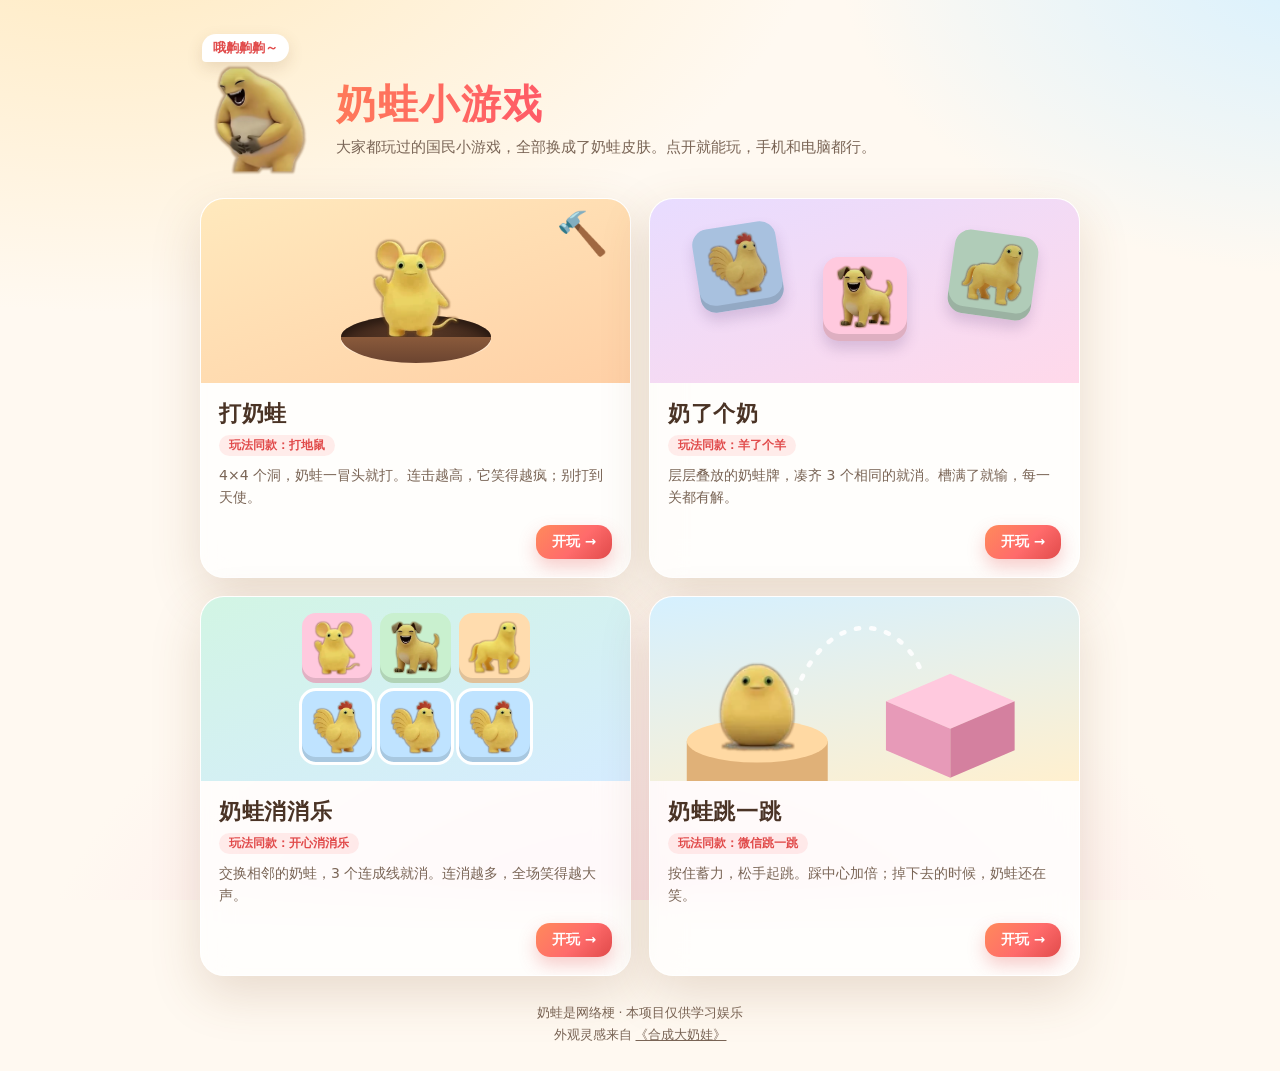
<file: index.html>
<!doctype html>
<html lang="zh-CN">
<head>
<meta charset="utf-8">
<meta name="viewport" content="width=device-width, initial-scale=1, viewport-fit=cover">
<title>奶蛙小游戏合集</title>
<meta name="description" content="大家都玩过的国民小游戏，全部换成奶蛙皮肤：打奶蛙、奶了个奶、奶蛙消消乐、奶蛙跳一跳。">
<meta name="theme-color" content="#fff9f1">
<meta property="og:type" content="website">
<meta property="og:title" content="奶蛙小游戏合集">
<meta property="og:description" content="大家都玩过的国民小游戏，全部换成奶蛙皮肤。点开就能玩，手机和电脑都行。">
<link rel="icon" href="favicon.ico">
<style>
  :root {
    --ink: #4a3325;
    --ink-soft: #7a6556;
    --cream: #fff7ec;
    --brand: #ff6b6b;
    --brand-dark: #e14b4b;
    --card: rgba(255, 255, 255, .74);
    --shadow: 0 18px 50px rgba(126, 84, 44, .18);
    --ease-out: cubic-bezier(.22, 1, .36, 1);
  }
  * { box-sizing: border-box; }
  html, body { margin: 0; }
  body {
    min-height: 100vh;
    color: var(--ink);
    font-family: "PingFang SC", "Hiragino Sans GB", "Microsoft YaHei", system-ui, -apple-system, "Segoe UI", Roboto, sans-serif;
    background:
      radial-gradient(1200px 700px at 8% -12%, #ffe9bd 0%, transparent 60%),
      radial-gradient(900px 600px at 104% -6%, #d5f0ff 0%, transparent 55%),
      radial-gradient(1000px 780px at 50% 118%, #ffdbe6 0%, transparent 62%),
      #fff9f1;
    background-attachment: fixed;
    padding: max(20px, env(safe-area-inset-top)) 16px max(24px, env(safe-area-inset-bottom));
  }
  .wrap { max-width: 880px; margin: 0 auto; }

  /* ---------- 头部 ---------- */
  .hero { display: flex; align-items: center; gap: 20px; padding: 44px 4px 22px; }
  .hero-mascot { position: relative; flex: 0 0 auto; width: 112px; height: 112px; }
  .hero-mascot img { width: 100%; height: 100%; object-fit: contain; transform-origin: 50% 85%; animation: giggle .9s ease-in-out infinite; }
  .bubble {
    position: absolute; left: -2px; top: -30px; white-space: nowrap;
    padding: 5px 11px; border-radius: 14px 14px 14px 4px;
    background: #fff; color: var(--brand-dark); font-size: 13px; font-weight: 700;
    box-shadow: 0 6px 16px rgba(126, 84, 44, .16);
  }
  h1 {
    margin: 0; font-size: clamp(28px, 6vw, 40px); letter-spacing: .04em; line-height: 1.15;
    background: linear-gradient(100deg, #ff7a59, #ff4d6d 55%, #b13bff);
    -webkit-background-clip: text; background-clip: text; color: transparent;
  }
  .hero p { margin: 8px 0 0; font-size: 15px; line-height: 1.6; color: var(--ink-soft); }

  /* ---------- 游戏卡片 ---------- */
  .grid { display: grid; grid-template-columns: 1fr; gap: 18px; }
  @media (min-width: 640px) { .grid { grid-template-columns: repeat(2, 1fr); } }
  .card {
    display: flex; flex-direction: column; overflow: hidden; text-decoration: none; color: inherit;
    border-radius: 24px; border: 1px solid rgba(255, 255, 255, .8);
    background: var(--card); -webkit-backdrop-filter: blur(16px); backdrop-filter: blur(16px);
    box-shadow: var(--shadow);
    transition: transform .35s var(--ease-out), box-shadow .35s var(--ease-out);
  }
  .card:hover { transform: translateY(-5px); box-shadow: 0 26px 60px rgba(126, 84, 44, .26); }
  .card:active { transform: translateY(0) scale(.985); transition-duration: .1s; }
  .card:focus-visible { outline: 3px solid var(--brand); outline-offset: 3px; }

  .art { position: relative; height: 184px; overflow: hidden; }
  .meta { display: flex; flex-direction: column; gap: 6px; padding: 16px 18px 18px; flex: 1; }
  .meta h2 { margin: 0; font-size: 22px; letter-spacing: .03em; }
  .orig {
    align-self: flex-start; margin: 0; padding: 2px 10px; border-radius: 99px;
    font-size: 12px; font-weight: 600; color: var(--brand-dark); background: rgba(255, 107, 107, .12);
  }
  .meta p.desc { margin: 2px 0 0; font-size: 14px; line-height: 1.6; color: var(--ink-soft); }
  .go {
    align-self: flex-end; margin-top: auto; padding: 8px 16px; border-radius: 14px;
    font-size: 13.5px; font-weight: 700; color: #fff;
    background: linear-gradient(135deg, #ff8a5b, var(--brand) 55%, var(--brand-dark));
    box-shadow: 0 8px 18px rgba(225, 75, 75, .28);
  }
  .meta .go { margin-top: 10px; }

  /* ---------- 打奶蛙：洞里冒头的小老鼠 ---------- */
  .art-whack { background: linear-gradient(160deg, #ffe9bd, #ffd0a6); }
  .art-whack .hole {
    position: absolute; left: 50%; bottom: 24px; width: 150px; height: 44px; transform: translateX(-50%);
    border-radius: 50%; background: radial-gradient(ellipse at 50% 38%, #5a3a28, #3d2519 78%);
    box-shadow: inset 0 6px 9px rgba(0, 0, 0, .4), 0 3px 0 rgba(255, 255, 255, .4);
  }
  .art-whack .mole {
    position: absolute; left: 50%; bottom: 42px; width: 104px; margin-left: -52px;
    animation: bob 2.2s ease-in-out infinite;
  }
  .art-whack .rim {
    position: absolute; left: 50%; bottom: 20px; width: 150px; height: 26px; transform: translateX(-50%);
    border-radius: 0 0 75px 75px / 0 0 26px 26px; background: linear-gradient(#8a5a3b, #6b4430);
  }
  .art-whack .hammer {
    position: absolute; right: 22px; top: 14px; font-size: 42px; line-height: 1;
    transform-origin: 85% 90%; animation: swing 2.2s ease-in-out infinite;
  }

  /* ---------- 奶了个奶：叠放的牌 ---------- */
  .art-sheep { background: linear-gradient(160deg, #e8dcff, #ffd9ea); }
  .tile {
    position: absolute; width: 84px; height: 84px; border-radius: 16px;
    display: grid; place-items: center;
    box-shadow: inset 0 -7px 0 rgba(0, 0, 0, .13), 0 8px 14px rgba(90, 60, 120, .2);
  }
  .tile img { width: 66px; height: 66px; object-fit: contain; margin-top: -4px; }
  .art-sheep .t1 { left: 46px;  top: 26px; background: #bfe3ff; transform: rotate(-9deg); }
  .art-sheep .t2 { right: 44px; top: 34px; background: #c9f0cf; transform: rotate(8deg); }
  .art-sheep .t3 { left: 50%; top: 58px; margin-left: -42px; background: #ffc9de; animation: bob 2.4s ease-in-out infinite; }
  .art-sheep .t1::after, .art-sheep .t2::after { content: ""; position: absolute; inset: 0; border-radius: 16px; background: rgba(60, 40, 80, .18); }

  /* ---------- 奶蛙消消乐：小棋盘 ---------- */
  .art-match { background: linear-gradient(160deg, #d2f5e4, #d5ecff); }
  .board { position: absolute; left: 50%; top: 50%; width: 228px; margin: -76px 0 0 -114px; display: grid; grid-template-columns: repeat(3, 1fr); gap: 8px; }
  .cell { aspect-ratio: 1; border-radius: 14px; display: grid; place-items: center; box-shadow: inset 0 -5px 0 rgba(0, 0, 0, .12); }
  .cell img { width: 80%; height: 80%; object-fit: contain; }
  .cell.hit { animation: pulse 1.4s ease-in-out infinite; outline: 3px solid #fff; }
  .c1 { background: #ffc9de; } .c2 { background: #bfe3ff; } .c3 { background: #c9f0cf; }
  .c4 { background: #e2d3ff; } .c5 { background: #ffdcae; } .c6 { background: #b9efe9; }

  /* ---------- 奶蛙跳一跳：台子 + 起跳 ---------- */
  .art-jump { background: linear-gradient(170deg, #d5f0ff, #fff0cf); }
  .art-jump svg { position: absolute; inset: 0; width: 100%; height: 100%; }
  .art-jump .hero-jump { transform-box: fill-box; transform-origin: 50% 100%; animation: squash 1.8s ease-in-out infinite; }

  /* ---------- 底部 ---------- */
  footer { margin-top: 26px; text-align: center; font-size: 12.5px; line-height: 1.8; color: var(--ink-soft); }
  footer a { color: inherit; }

  /* ---------- 动画 ---------- */
  @keyframes giggle { 0%, 100% { transform: rotate(-4deg) scale(1); } 50% { transform: rotate(4deg) scale(1.04, .97); } }
  @keyframes bob { 0%, 100% { transform: translateY(0); } 50% { transform: translateY(-5px); } }
  @keyframes swing { 0%, 55%, 100% { transform: rotate(0); } 70% { transform: rotate(-38deg); } 80% { transform: rotate(8deg); } }
  @keyframes pulse { 0%, 100% { transform: scale(1); } 50% { transform: scale(1.08); } }
  @keyframes squash { 0%, 100% { transform: scale(1, 1); } 45% { transform: scale(1.12, .84); } 60% { transform: scale(.94, 1.08); } }

  @media (max-width: 520px) {
    .hero { gap: 14px; }
    .hero-mascot { width: 88px; height: 88px; }
    .bubble { font-size: 12px; top: -28px; }
  }
  @media (prefers-reduced-motion: reduce) {
    *, *::before, *::after { animation: none !important; transition: none !important; }
  }
</style>
</head>
<body>
<div class="wrap">

  <header class="hero">
    <div class="hero-mascot" aria-hidden="true">
      <img src="assets/nai/nai10-laugh.webp" alt="">
      <span class="bubble">哦齁齁齁～</span>
    </div>
    <div>
      <h1>奶蛙小游戏</h1>
      <p>大家都玩过的国民小游戏，全部换成了奶蛙皮肤。点开就能玩，手机和电脑都行。</p>
    </div>
  </header>

  <main class="grid">

    <a class="card" href="whack/index.html">
      <div class="art art-whack" aria-hidden="true">
        <div class="hole"></div>
        <img class="mole" src="assets/nai/nai03-mouse.webp" alt="">
        <div class="rim"></div>
        <span class="hammer">🔨</span>
      </div>
      <div class="meta">
        <h2>打奶蛙</h2>
        <p class="orig">玩法同款：打地鼠</p>
        <p class="desc">4×4 个洞，奶蛙一冒头就打。连击越高，它笑得越疯；别打到天使。</p>
        <span class="go">开玩 →</span>
      </div>
    </a>

    <a class="card" href="sheep/index.html">
      <div class="art art-sheep" aria-hidden="true">
        <div class="tile t1"><img src="assets/nai/nai04-rooster.webp" alt=""></div>
        <div class="tile t2"><img src="assets/nai/nai06-horse.webp" alt=""></div>
        <div class="tile t3"><img src="assets/nai/nai05-dog.webp" alt=""></div>
      </div>
      <div class="meta">
        <h2>奶了个奶</h2>
        <p class="orig">玩法同款：羊了个羊</p>
        <p class="desc">层层叠放的奶蛙牌，凑齐 3 个相同的就消。槽满了就输，每一关都有解。</p>
        <span class="go">开玩 →</span>
      </div>
    </a>

    <a class="card" href="match3/index.html">
      <div class="art art-match" aria-hidden="true">
        <div class="board">
          <div class="cell c1"><img src="assets/nai/nai03-mouse.webp" alt=""></div>
          <div class="cell c3"><img src="assets/nai/nai05-dog.webp" alt=""></div>
          <div class="cell c5"><img src="assets/nai/nai06-horse.webp" alt=""></div>
          <div class="cell c2 hit"><img src="assets/nai/nai04-rooster.webp" alt=""></div>
          <div class="cell c2 hit"><img src="assets/nai/nai04-rooster.webp" alt=""></div>
          <div class="cell c2 hit"><img src="assets/nai/nai04-rooster.webp" alt=""></div>
        </div>
      </div>
      <div class="meta">
        <h2>奶蛙消消乐</h2>
        <p class="orig">玩法同款：开心消消乐</p>
        <p class="desc">交换相邻的奶蛙，3 个连成线就消。连消越多，全场笑得越大声。</p>
        <span class="go">开玩 →</span>
      </div>
    </a>

    <a class="card" href="jump/index.html">
      <div class="art art-jump" aria-hidden="true">
        <svg viewBox="0 0 280 176" preserveAspectRatio="xMidYMid slice">
          <!-- 圆柱台子（左下） -->
          <ellipse cx="70" cy="160" rx="46" ry="14" fill="#e0b178"/>
          <rect x="24" y="122" width="92" height="38" fill="#e0b178"/>
          <ellipse cx="70" cy="122" rx="46" ry="14" fill="#ffd9a3"/>
          <!-- 方块台子（右上） -->
          <polygon points="196,78 238,96 196,114 154,96" fill="#ffc9de"/>
          <polygon points="154,96 196,114 196,146 154,128" fill="#e79ab8"/>
          <polygon points="196,114 238,96 238,128 196,146" fill="#d4809f"/>
          <!-- 起跳弧线 -->
          <path d="M92 100 C 110 36, 158 36, 176 74" fill="none" stroke="#fff" stroke-width="3" stroke-dasharray="2 8" stroke-linecap="round" opacity=".9"/>
          <!-- 站在圆柱上的小团子：和台子画在同一个坐标系里，缩放时不会错位 -->
          <image class="hero-jump" href="assets/nai/nai01-blob.webp" x="40" y="70" width="60" height="60"/>
        </svg>
      </div>
      <div class="meta">
        <h2>奶蛙跳一跳</h2>
        <p class="orig">玩法同款：微信跳一跳</p>
        <p class="desc">按住蓄力，松手起跳。踩中心加倍；掉下去的时候，奶蛙还在笑。</p>
        <span class="go">开玩 →</span>
      </div>
    </a>

  </main>

  <footer>
    奶蛙是网络梗 · 本项目仅供学习娱乐<br>
    外观灵感来自 <a href="https://yhsome.github.io/BigNaiWa/" target="_blank" rel="noopener">《合成大奶娃》</a>
  </footer>
</div>
</body>
</html>
</file>
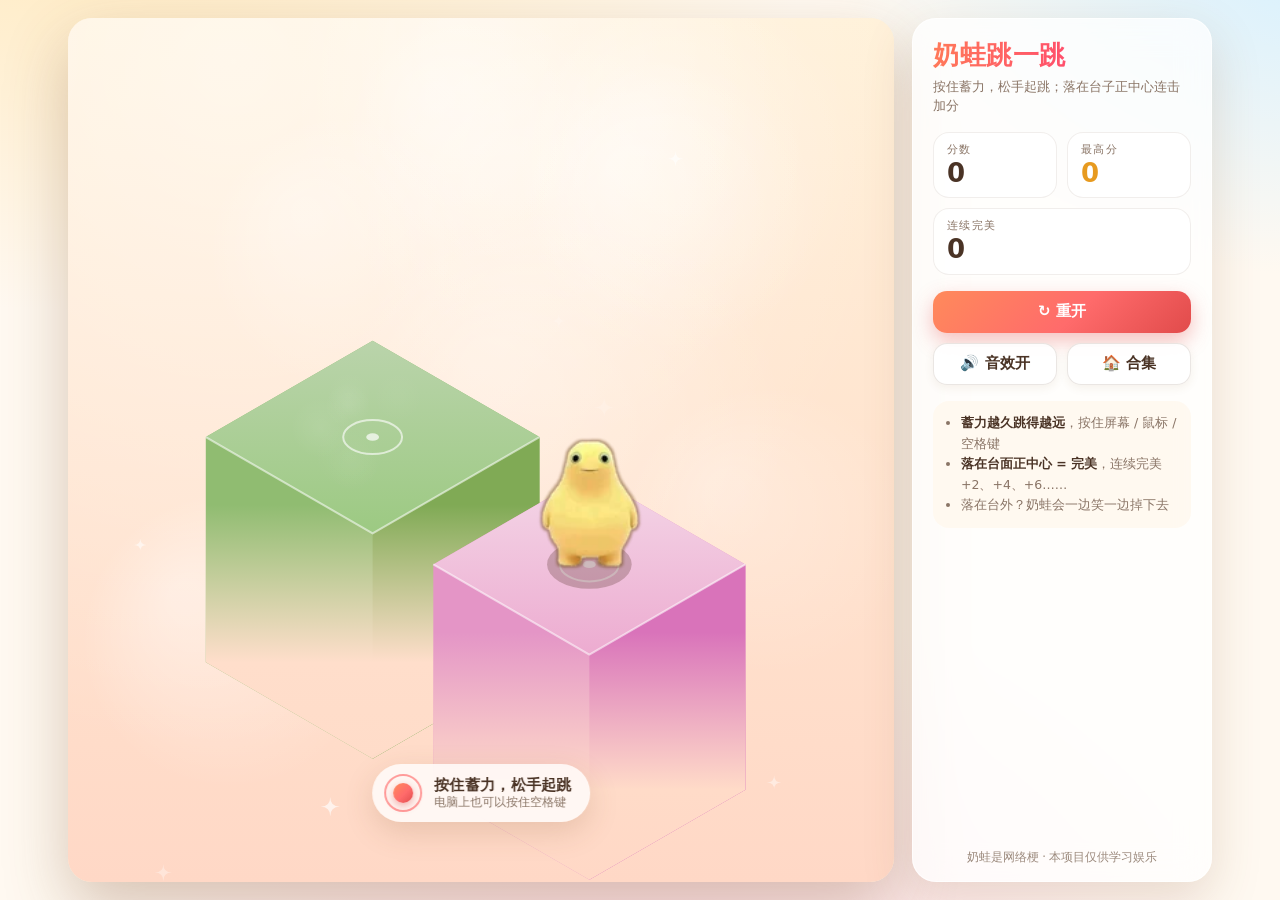
<file: jump/index.html>
<!doctype html>
<html lang="zh-CN">
<head>
  <meta charset="utf-8">
  <meta name="viewport" content="width=device-width, initial-scale=1, maximum-scale=1, user-scalable=no, viewport-fit=cover">
  <meta name="theme-color" content="#fff3df">
  <!-- 内联小图标（data URI，不会发起网络请求，也免得浏览器去找 favicon.ico 报 404） -->
  <link rel="icon" href="data:image/svg+xml,%3Csvg xmlns='http://www.w3.org/2000/svg' viewBox='0 0 64 64'%3E%3Ccircle cx='32' cy='35' r='26' fill='%23ffd84d'/%3E%3Ccircle cx='23' cy='31' r='3.6' fill='%234a3325'/%3E%3Ccircle cx='41' cy='31' r='3.6' fill='%234a3325'/%3E%3Cpath d='M26 42q6 5 12 0' stroke='%234a3325' stroke-width='3' fill='none' stroke-linecap='round'/%3E%3C/svg%3E">
  <title>奶蛙跳一跳 · 奶蛙小游戏</title>
  <link rel="stylesheet" href="style.css">
</head>
<body>
  <div class="app">

    <!-- 左：游戏舞台 -->
    <main class="stage" id="stage">
      <canvas id="cv" aria-label="奶蛙跳一跳游戏画面"></canvas>

      <!-- 连击徽章（连续完美 ≥ 2 时出现） -->
      <div class="combo" id="combo" aria-hidden="true"></div>

      <!-- 开局提示：第一次起跳后消失 -->
      <div class="hint" id="hint" aria-hidden="true">
        <span class="press"><i class="ring"></i><i class="dot"></i></span>
        <span class="hint-text"><b>按住蓄力，松手起跳</b><small>电脑上也可以按住空格键</small></span>
      </div>

      <!-- 掉下去啦 -->
      <div class="overlay" id="overlay" hidden role="dialog" aria-modal="true" aria-labelledby="ovTitle">
        <div class="ov-card">
          <img class="ov-frog" id="ovFrog" src="../assets/nai/nai10-laugh.webp" alt="" width="132" height="132" draggable="false" onerror="this.style.display='none'">
          <h2 id="ovTitle">掉下去啦</h2>
          <p class="ov-laugh">哦齁齁齁齁～</p>
          <div class="ov-score">
            <div><span>本局得分</span><b id="ovScore">0</b></div>
            <div><span>最高分</span><b id="ovBest" class="gold">0</b></div>
          </div>
          <div class="ov-new" id="ovNew" hidden>新纪录！</div>
          <button class="btn primary big" id="btnAgain" type="button">再来一局</button>
        </div>
      </div>
    </main>

    <!-- 右：侧栏 -->
    <aside class="panel">
      <header class="head">
        <h1>奶蛙跳一跳</h1>
        <p class="sub">按住蓄力，松手起跳；落在台子正中心连击加分</p>
      </header>

      <section class="stats" aria-label="得分">
        <div class="stat"><span class="label">分数</span><b class="value" id="score">0</b></div>
        <div class="stat best"><span class="label">最高分</span><b class="value" id="best">0</b></div>
        <div class="stat combo-stat"><span class="label">连续完美</span><b class="value" id="streak">0</b></div>
      </section>

      <section class="actions">
        <button class="btn" id="btnSound" type="button" aria-label="音效开关">🔊 音效开</button>
        <button class="btn primary" id="btnRestart" type="button" title="快捷键 R">↻ 重开</button>
        <a class="btn" href="../index.html">🏠 合集</a>
      </section>

      <ul class="tips">
        <li><b>蓄力越久跳得越远</b>，按住屏幕 / 鼠标 / 空格键</li>
        <li><b>落在台面正中心 = 完美</b>，连续完美 +2、+4、+6……</li>
        <li>落在台外？奶蛙会一边笑一边掉下去</li>
      </ul>

      <footer class="foot">奶蛙是网络梗 · 本项目仅供学习娱乐</footer>
    </aside>
  </div>

  <noscript><p style="text-align:center;padding:24px">需要开启 JavaScript 才能玩奶蛙跳一跳。</p></noscript>

  <script src="../common/sfx.js"></script>
  <script src="logic.js"></script>
  <script src="game.js"></script>
</body>
</html>
</file>
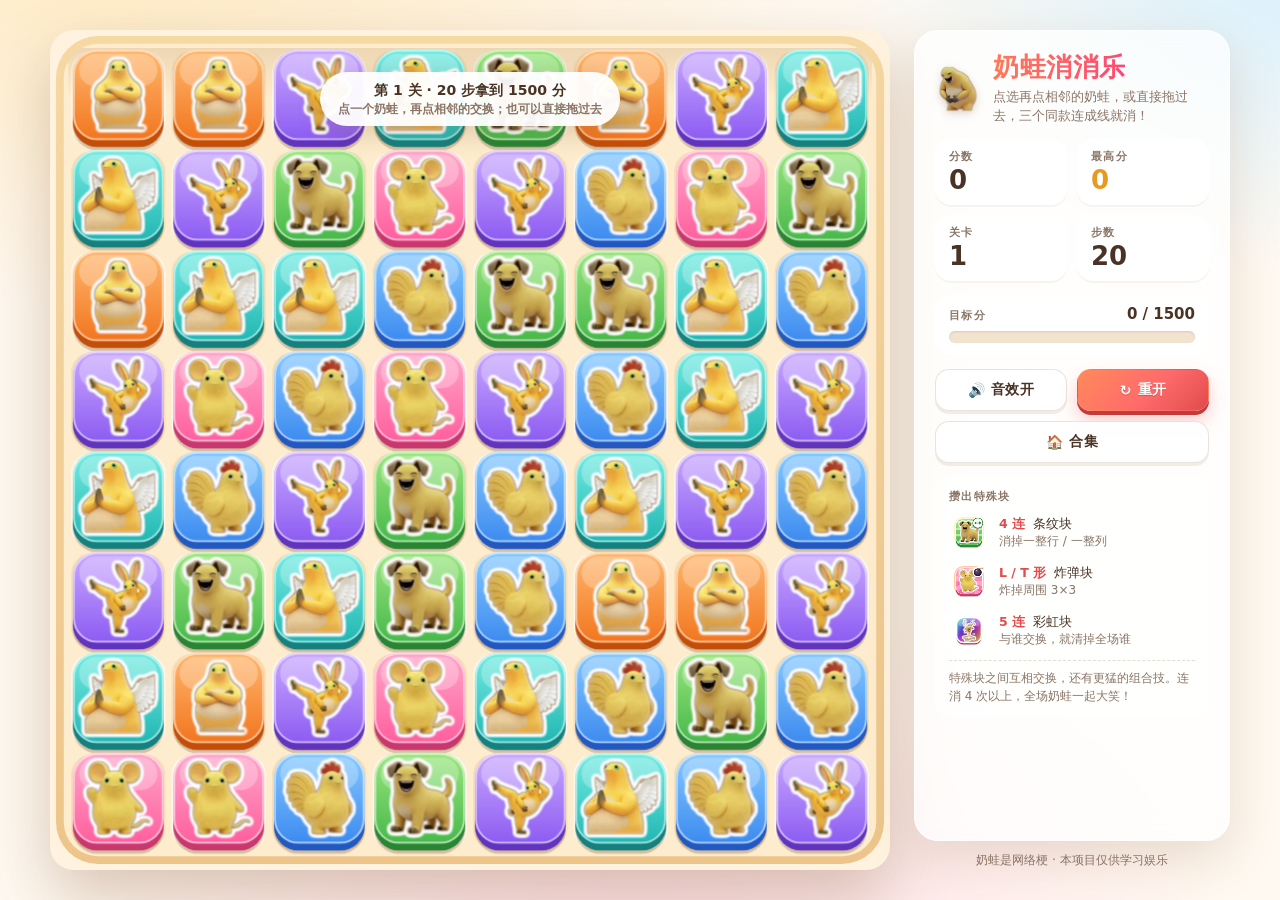
<file: match3/index.html>
<!DOCTYPE html>
<html lang="zh-CN">
<head>
<meta charset="utf-8">
<meta name="viewport" content="width=device-width,initial-scale=1,maximum-scale=1,user-scalable=no,viewport-fit=cover">
<meta name="theme-color" content="#fff9f1">
<meta name="mobile-web-app-capable" content="yes">
<meta name="apple-mobile-web-app-capable" content="yes">
<meta name="apple-mobile-web-app-status-bar-style" content="default">
<meta name="format-detection" content="telephone=no">
<meta name="description" content="奶蛙消消乐：三个同款连成线就消除，攒出条纹、炸弹和彩虹块，听全场奶蛙哦齁齁齁大笑。">
<title>奶蛙消消乐 · 奶蛙小游戏</title>
<link rel="icon" href="../favicon.ico">
<link rel="stylesheet" href="style.css">
</head>
<body>
<div class="app">
  <div class="layout">

    <!-- 舞台：棋盘画在 canvas 上，浮层/提示是普通 DOM -->
    <main class="stage-wrap" id="stageWrap">
      <div class="stage" id="stage">
        <canvas id="cv" role="img" aria-label="奶蛙消消乐棋盘，8 行 8 列"></canvas>
        <div class="loading" id="loading">奶蛙们正在赶来…<noscript><br>需要开启 JavaScript 才能玩哦</noscript></div>
        <div class="toast" id="toast" aria-live="polite"></div>
        <div class="overlay" id="overlay" aria-hidden="true">
          <div class="ov-card" role="dialog" aria-labelledby="ovTitle">
            <img class="ov-sprite" id="ovSprite" src="../assets/nai/nai10-laugh.webp" alt="" width="104" height="104" onerror="this.style.visibility='hidden'">
            <h2 class="ov-title" id="ovTitle">过关！</h2>
            <p class="ov-sub" id="ovSub"></p>
            <div class="ov-nums">
              <div><span class="lbl">本局得分</span><b id="ovScore">0</b></div>
              <div><span class="lbl">最高分</span><b id="ovBest" class="gold">0</b></div>
            </div>
            <p class="ov-record" id="ovRecord">🎉 新纪录！</p>
            <div class="ov-btns">
              <button class="btn primary big" id="ovPrimary" type="button">再来一局</button>
              <button class="btn ghost" id="ovSecondary" type="button">从第 1 关重来</button>
            </div>
          </div>
        </div>
      </div>
    </main>

    <div class="side">
      <aside class="panel">
        <header class="head">
          <img class="logo" src="../assets/nai/nai10-laugh.webp" alt="" width="46" height="46" onerror="this.style.display='none'">
          <div class="titles">
            <h1>奶蛙消消乐</h1>
            <p class="sub">点选再点相邻的奶蛙，或直接拖过去，三个同款连成线就消！</p>
          </div>
        </header>

        <section class="stats" aria-label="战况">
          <div class="stat"><span class="lbl">分数</span><b id="score">0</b></div>
          <div class="stat"><span class="lbl">最高分</span><b id="best" class="gold">0</b></div>
          <div class="stat"><span class="lbl">关卡</span><b id="level">1</b></div>
          <div class="stat" id="movesCard"><span class="lbl">步数</span><b id="moves">20</b></div>
        </section>

        <section class="goal" aria-label="本关目标">
          <div class="goal-row"><span class="lbl">目标分</span><span class="goal-text" id="goalText">0 / 1500</span></div>
          <div class="bar"><i id="goalBar"></i></div>
        </section>

        <section class="btns">
          <button class="btn" id="btnSound" type="button" aria-label="音效开关" title="音效开关（M）">🔊 音效开</button>
          <button class="btn primary" id="btnRestart" type="button" aria-label="重开" title="重开（R）">↻ <span class="t">重开</span></button>
          <a class="btn" id="btnHome" href="../index.html" aria-label="回到合集" title="回到合集">🏠 <span class="t">合集</span></a>
        </section>

        <section class="legend" aria-label="特殊块说明">
          <div class="lg-title">攒出特殊块</div>
          <div class="lg-row"><canvas class="mini" id="miniStripe" width="40" height="40"></canvas><p><b>4 连</b> 条纹块<br><span>消掉一整行 / 一整列</span></p></div>
          <div class="lg-row"><canvas class="mini" id="miniBomb" width="40" height="40"></canvas><p><b>L / T 形</b> 炸弹块<br><span>炸掉周围 3×3</span></p></div>
          <div class="lg-row"><canvas class="mini" id="miniRainbow" width="40" height="40"></canvas><p><b>5 连</b> 彩虹块<br><span>与谁交换，就清掉全场谁</span></p></div>
          <div class="lg-tip">特殊块之间互相交换，还有更猛的组合技。连消 4 次以上，全场奶蛙一起大笑！</div>
        </section>
      </aside>
      <footer class="foot">奶蛙是网络梗 · 本项目仅供学习娱乐</footer>
    </div>

  </div>
</div>

<script src="../common/sfx.js"></script>
<script src="logic.js"></script>
<script src="render.js"></script>
<script src="game.js"></script>
</body>
</html>
</file>
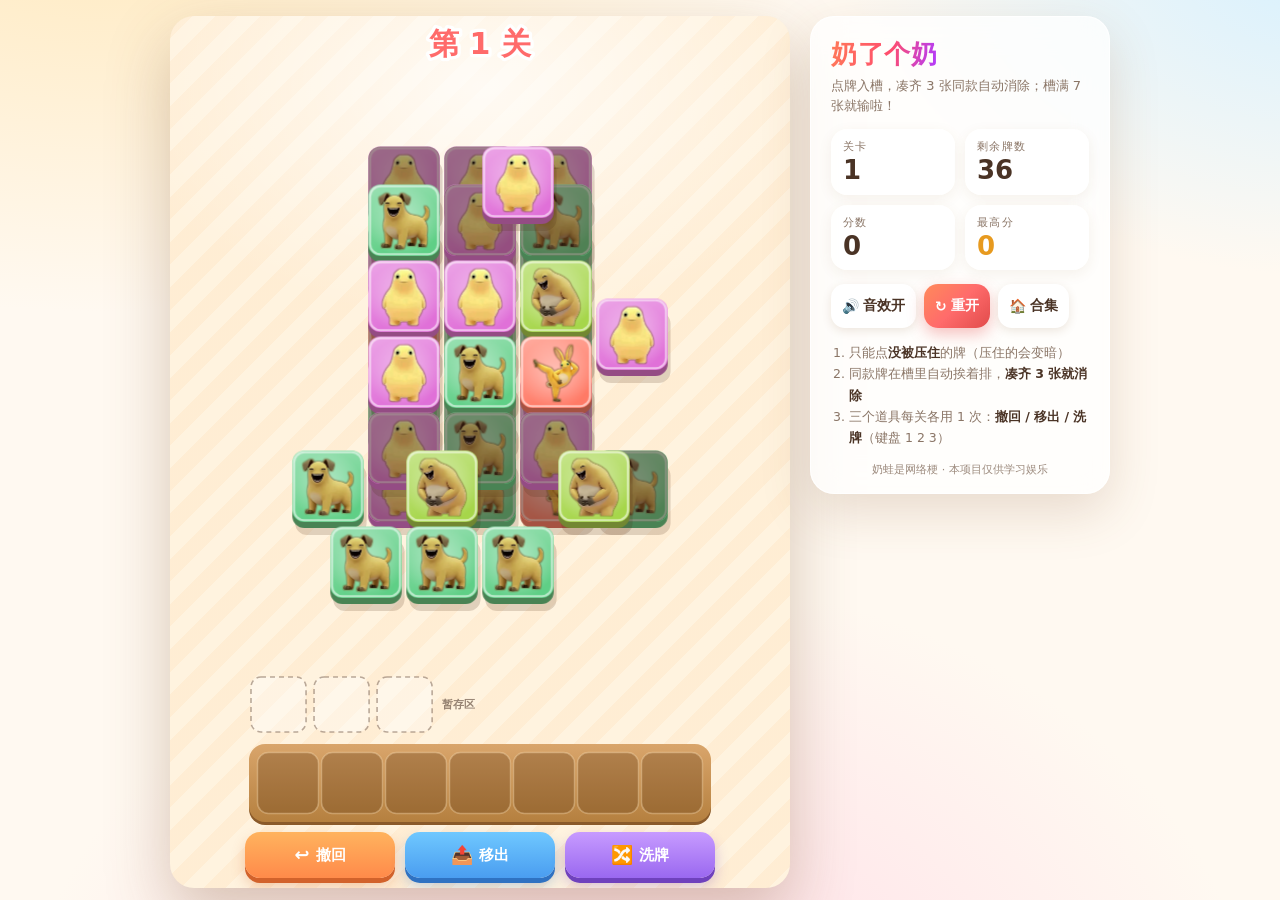
<file: sheep/index.html>
<!DOCTYPE html>
<html lang="zh-CN">
<head>
<meta charset="utf-8">
<meta name="viewport" content="width=device-width,initial-scale=1,maximum-scale=1,user-scalable=no,viewport-fit=cover">
<meta name="theme-color" content="#fff9f1">
<title>奶了个奶 · 奶蛙小游戏</title>
<link rel="icon" href="data:,">
<link rel="stylesheet" href="style.css">
</head>
<body>
<div class="app">
  <!-- 左：游戏舞台 -->
  <div class="stage-wrap">
    <div class="stage" id="stage">
      <canvas id="cv"></canvas>
      <div class="hint" id="hint" aria-hidden="true">点亮的牌入槽，3 张同款消除，槽满就输</div>
      <div class="powerbar" id="powerbar">
        <button class="pw" data-pw="undo" aria-label="撤回" title="撤回：把最后放进槽的牌放回原位（快捷键 1）"><span class="ic">↩️</span><span class="tx">撤回</span></button>
        <button class="pw" data-pw="moveOut" aria-label="移出" title="移出：槽里最前面 3 张移到暂存区（快捷键 2）"><span class="ic">📤</span><span class="tx">移出</span></button>
        <button class="pw" data-pw="shuffle" aria-label="洗牌" title="洗牌：打乱场上牌的造型，位置不变（快捷键 3）"><span class="ic">🔀</span><span class="tx">洗牌</span></button>
      </div>
      <!-- 过关 / 失败浮层 -->
      <div class="overlay" id="overlay" aria-live="polite">
        <div class="ov-card">
          <div class="ov-emoji" id="ovEmoji">🎉</div>
          <h2 id="ovTitle">过关！</h2>
          <p class="ov-sub" id="ovSub"></p>
          <div class="ov-scores">
            <div class="stat"><span class="lb">本局得分</span><span class="vl" id="ovScore">0</span></div>
            <div class="stat best"><span class="lb">最高分</span><span class="vl" id="ovBest">0</span></div>
          </div>
          <p class="ov-new" id="ovNew">🎉 新纪录！</p>
          <div class="ov-btns">
            <button class="btn primary" id="ovMain" type="button">下一关</button>
            <button class="btn" id="ovAlt" type="button">从第 1 关重来</button>
          </div>
        </div>
      </div>
    </div>
  </div>

  <!-- 右：侧栏 -->
  <aside class="panel">
    <div class="head">
      <h1>奶了个奶</h1>
      <p class="sub">点牌入槽，凑齐 3 张同款自动消除；槽满 7 张就输啦！</p>
    </div>
    <div class="stats">
      <div class="stat"><span class="lb">关卡</span><span class="vl" id="hudLevel">1</span></div>
      <div class="stat"><span class="lb">剩余牌数</span><span class="vl" id="hudLeft">0</span></div>
      <div class="stat"><span class="lb">分数</span><span class="vl" id="hudScore">0</span></div>
      <div class="stat best"><span class="lb">最高分</span><span class="vl" id="hudBest">0</span></div>
    </div>
    <div class="btns">
      <button class="btn" id="btnSound" type="button" aria-label="音效开关" title="音效开/关（M）">🔊<span class="tx"> 音效开</span></button>
      <button class="btn primary" id="btnRestart" type="button" aria-label="重开" title="重开（R）">↻<span class="tx"> 重开</span></button>
      <a class="btn" id="btnHome" href="../index.html" aria-label="返回合集" title="返回合集">🏠<span class="tx"> 合集</span></a>
    </div>
    <ol class="tips">
      <li>只能点<b>没被压住</b>的牌（压住的会变暗）</li>
      <li>同款牌在槽里自动挨着排，<b>凑齐 3 张就消除</b></li>
      <li>三个道具每关各用 1 次：<b>撤回 / 移出 / 洗牌</b>（键盘 1 2 3）</li>
    </ol>
    <p class="foot">奶蛙是网络梗 · 本项目仅供学习娱乐</p>
  </aside>
  <p class="foot-m">奶蛙是网络梗 · 本项目仅供学习娱乐</p>
</div>

<script src="../common/sfx.js"></script>
<script src="logic.js"></script>
<script src="engine.js"></script>
<script src="fx.js"></script>
<script src="view.js"></script>
<script src="game.js"></script>
</body>
</html>
</file>
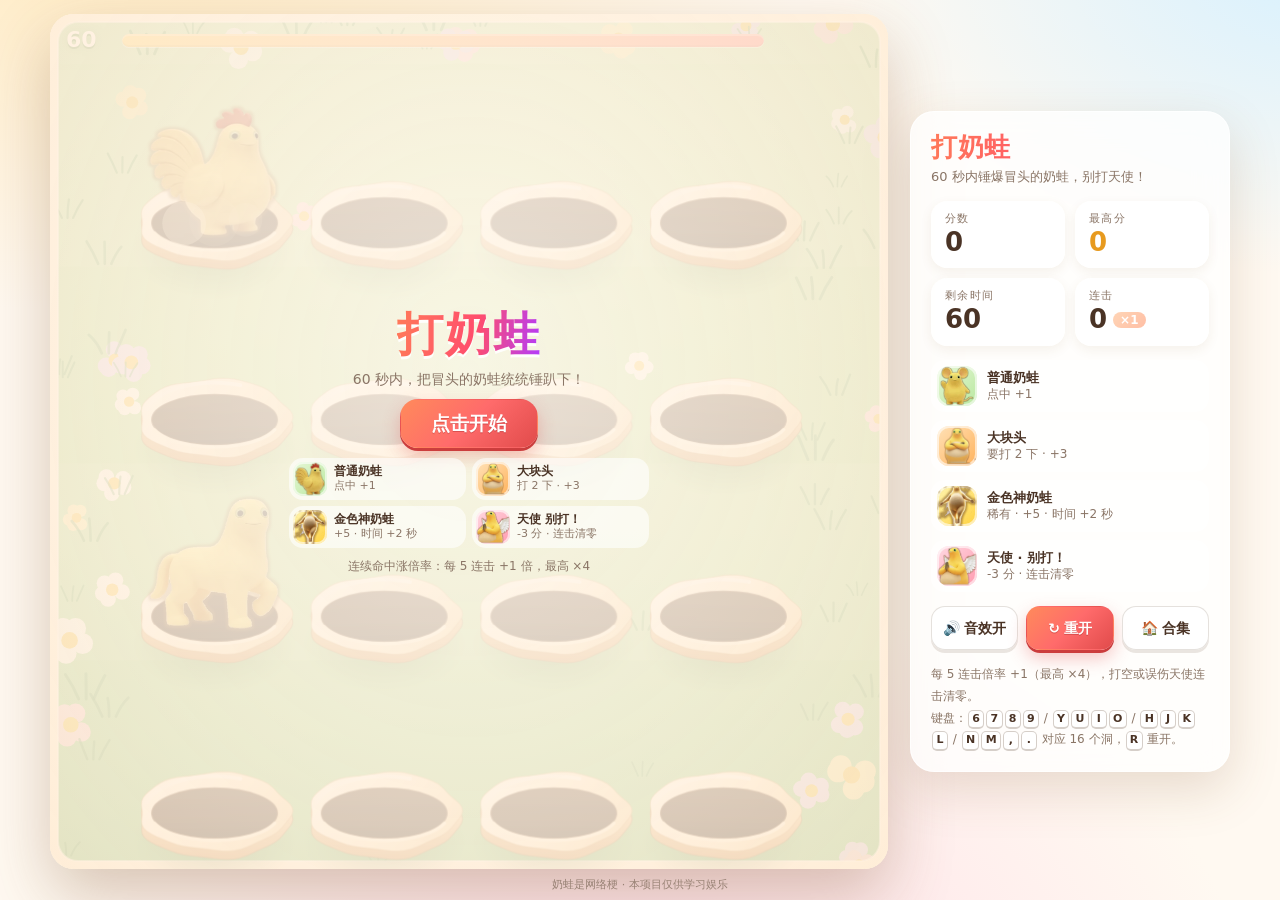
<file: whack/index.html>
<!DOCTYPE html>
<html lang="zh-CN">
<head>
<meta charset="utf-8">
<meta name="viewport" content="width=device-width, initial-scale=1, maximum-scale=1, user-scalable=no, viewport-fit=cover">
<meta name="theme-color" content="#fff9f1">
<meta name="description" content="打奶蛙：国民小游戏「打地鼠」的奶蛙版。16 个洞、60 秒，锤爆冒头的奶蛙，别打天使！">
<title>打奶蛙 · 奶蛙小游戏</title>
<link rel="icon" type="image/webp" href="../assets/nai/nai01-blob.webp">
<link rel="stylesheet" href="style.css?v=20261001b">
</head>
<body>
<div class="page">
  <main class="app">

    <!-- ============ 舞台 ============ -->
    <section class="stage-wrap" id="stageWrap">
      <div class="stage" id="stage">
        <canvas id="cv" role="img" aria-label="打奶蛙游戏舞台：4×4 共 16 个洞"></canvas>

        <!-- 顶部：倒计时数字 + 进度条 + 连击小牌 -->
        <div class="hud" id="hud" aria-hidden="true">
          <span class="hud-time" id="hudTime">60</span>
          <div class="timebar"><i id="timeFill"></i></div>
          <div class="combo-chip" id="comboChip"><b id="ccNum">0</b><span>连击</span><em id="ccMult">×2</em></div>
          <span class="hud-plus" id="hudPlus">+2秒</span>
        </div>

        <!-- 开始前 -->
        <div class="overlay" id="ovStart">
          <div class="ov-card">
            <div class="ov-title">打奶蛙</div>
            <p class="ov-sub">60 秒内，把冒头的奶蛙统统锤趴下！</p>
            <button class="btn primary big pulse" id="btnStart" type="button">点击开始</button>
            <ul class="legend mini">
              <li><span class="thumb t-normal"><img src="../assets/nai/nai04-rooster.webp" alt=""></span><div><b>普通奶蛙</b><small>点中 +1</small></div></li>
              <li><span class="thumb t-sumo"><img src="../assets/nai/nai08-sumo.webp" alt=""></span><div><b>大块头</b><small>打 2 下 · +3</small></div></li>
              <li><span class="thumb t-god"><span class="gimg"></span></span><div><b>金色神奶蛙</b><small>+5 · 时间 +2 秒</small></div></li>
              <li><span class="thumb t-angel"><img src="../assets/nai/nai09-angel.webp" alt=""></span><div><b>天使 别打！</b><small>-3 分 · 连击清零</small></div></li>
            </ul>
            <p class="ov-hint">连续命中涨倍率：每 5 连击 +1 倍，最高 ×4</p>
          </div>
        </div>

        <!-- 暂停（切走标签页时） -->
        <div class="overlay hidden" id="ovPause">
          <div class="ov-card">
            <div class="ov-title small">已暂停</div>
            <p class="ov-sub">奶蛙们在洞里等你回来</p>
            <button class="btn primary big" id="btnResume" type="button">继续游戏</button>
          </div>
        </div>

        <!-- 结束 -->
        <div class="overlay hidden" id="ovOver">
          <div class="confetti" id="confetti" aria-hidden="true"></div>
          <div class="ov-card">
            <div class="ov-title">时间到！</div>
            <div class="ov-scores">
              <div class="ov-box"><span class="lbl">本局得分</span><b id="ovScore">0</b></div>
              <div class="ov-box"><span class="lbl">最高分</span><b class="gold" id="ovBest">0</b></div>
            </div>
            <div class="ov-new" id="ovNew">新纪录！</div>
            <p class="ov-rank" id="ovRank"></p>
            <p class="ov-stats" id="ovStats"></p>
            <button class="btn primary big" id="btnAgain" type="button">再来一局</button>
          </div>
        </div>
      </div>
    </section>

    <!-- ============ 侧栏 ============ -->
    <aside class="panel" id="panel">
      <header class="brand">
        <h1>打奶蛙</h1>
        <p class="sub">60 秒内锤爆冒头的奶蛙，别打天使！</p>
      </header>

      <div class="stats">
        <div class="stat"><span class="k">分数</span><b class="v" id="vScore">0</b></div>
        <div class="stat"><span class="k">最高分</span><b class="v best" id="vBest">0</b></div>
        <div class="stat"><span class="k">剩余时间</span><b class="v" id="vTime">60</b></div>
        <div class="stat"><span class="k">连击</span><b class="v" id="vCombo">0</b><em class="mult" id="vMult">×1</em></div>
      </div>

      <ul class="legend">
        <li><span class="thumb t-normal"><img src="../assets/nai/nai03-mouse.webp" alt=""></span><div><b>普通奶蛙</b><small>点中 +1</small></div></li>
        <li><span class="thumb t-sumo"><img src="../assets/nai/nai08-sumo.webp" alt=""></span><div><b>大块头</b><small>要打 2 下 · +3</small></div></li>
        <li><span class="thumb t-god"><span class="gimg"></span></span><div><b>金色神奶蛙</b><small>稀有 · +5 · 时间 +2 秒</small></div></li>
        <li><span class="thumb t-angel"><img src="../assets/nai/nai09-angel.webp" alt=""></span><div><b>天使 · 别打！</b><small>-3 分 · 连击清零</small></div></li>
      </ul>

      <div class="btns">
        <button class="btn" id="btnSound" type="button" aria-pressed="false"><span class="ico">🔊</span> <span class="txt">音效开</span></button>
        <button class="btn primary" id="btnRestart" type="button"><span class="ico">↻</span> <span class="txt">重开</span></button>
        <a class="btn" id="btnHome" href="../index.html"><span class="ico">🏠</span> <span class="txt">合集</span></a>
      </div>

      <p class="tip" id="tip">每 5 连击倍率 +1（最高 ×4），打空或误伤天使连击清零。<br>键盘：<kbd>6</kbd><kbd>7</kbd><kbd>8</kbd><kbd>9</kbd> / <kbd>Y</kbd><kbd>U</kbd><kbd>I</kbd><kbd>O</kbd> / <kbd>H</kbd><kbd>J</kbd><kbd>K</kbd><kbd>L</kbd> / <kbd>N</kbd><kbd>M</kbd><kbd>,</kbd><kbd>.</kbd> 对应 16 个洞，<kbd>R</kbd> 重开。</p>
      <p class="foot2">奶蛙是网络梗 · 本项目仅供学习娱乐</p>
    </aside>

  </main>
  <footer class="foot">奶蛙是网络梗 · 本项目仅供学习娱乐</footer>
</div>

<script src="../common/sfx.js"></script>
<script src="logic.js?v=20261001b"></script>
<script src="game.js?v=20261001b"></script>
</body>
</html>
</file>
<file: jump/style.css>
/* 奶蛙跳一跳 · 样式（和系列其它游戏共用同一套配色/布局规范） */
:root {
  --ink: #4a3325;
  --ink-soft: #8a7566;
  --cream: #fff7ec;
  --brand: #ff6b6b;
  --brand-dark: #e14b4b;
  --card: rgba(255, 255, 255, .74);
  --shadow: 0 18px 50px rgba(126, 84, 44, .18);
  --gold: #e79a1f;
  --font: "PingFang SC", "Hiragino Sans GB", "Microsoft YaHei", system-ui, sans-serif;
}

* { box-sizing: border-box; }

html, body { height: 100%; }
html, body { touch-action: manipulation; }      /* 全页禁止双击缩放（舞台自己再设成 none） */

body {
  margin: 0;
  color: var(--ink);
  font-family: var(--font);
  background-color: #fff9f1;
  background-image:
    radial-gradient(1200px 700px at 8% -12%, #ffe9bd 0%, transparent 60%),
    radial-gradient(900px 600px at 104% -6%, #d5f0ff 0%, transparent 55%),
    radial-gradient(1000px 780px at 50% 118%, #ffdbe6 0%, transparent 62%);
  background-attachment: fixed;
  overflow: hidden;                       /* 整个游戏一屏内完整可玩，不出现整页滚动 */
  overscroll-behavior: none;              /* 禁止下拉刷新 / 橡皮筋 */
  -webkit-user-select: none; user-select: none;
  -webkit-touch-callout: none;
  -webkit-tap-highlight-color: transparent;
  -webkit-text-size-adjust: 100%;
}

/* ---------------------------------------------------------------- 布局 */
.app {
  height: 100vh; height: 100dvh;
  max-width: 1180px;
  margin: 0 auto;
  padding: 18px;
  padding-top: max(18px, env(safe-area-inset-top));
  padding-bottom: max(18px, env(safe-area-inset-bottom));
  display: flex;
  align-items: stretch;
  gap: 18px;
}

.stage {
  position: relative;
  flex: 1 1 auto;
  min-width: 0; min-height: 0;
  border-radius: 24px;
  overflow: hidden;
  background: #fff3df;
  box-shadow: 0 26px 64px rgba(122, 80, 40, .3);
  touch-action: none;                     /* 舞台上不触发缩放/滚动/下拉刷新 */
  cursor: pointer;
}
.stage canvas {
  display: block;
  width: 100%; height: 100%;
  touch-action: none;
  outline: none;
}

/* ---------------------------------------------------------------- 开局提示 */
.hint {
  position: absolute; left: 50%; bottom: 7%;
  transform: translateX(-50%);
  display: flex; align-items: center; gap: 12px;
  padding: 10px 18px 10px 12px;
  border-radius: 999px;
  background: rgba(255, 255, 255, .78);
  -webkit-backdrop-filter: blur(10px); backdrop-filter: blur(10px);
  box-shadow: 0 10px 30px rgba(126, 84, 44, .18);
  white-space: nowrap;
  pointer-events: none;                   /* 不挡住按压 */
  transition: opacity .35s ease, transform .35s ease;
  animation: hint-float 2.4s ease-in-out infinite;
}
.hint.gone { opacity: 0; transform: translateX(-50%) translateY(14px); animation: none; }
.hint-text { display: flex; flex-direction: column; line-height: 1.25; }
.hint-text b { font-size: 15px; letter-spacing: .02em; }
.hint-text small { font-size: 11.5px; color: var(--ink-soft); }
.press { position: relative; width: 38px; height: 38px; flex: none; }
.press .dot, .press .ring { position: absolute; border-radius: 50%; }
.press .dot {
  left: 9px; top: 9px; width: 20px; height: 20px;
  background: linear-gradient(135deg, #ff8a5b, #ff6b6b 55%, #e14b4b);
  box-shadow: 0 3px 8px rgba(225, 75, 75, .45);
  animation: press-dot 1.8s ease-in-out infinite;
}
.press .ring {
  left: 0; top: 0; right: 0; bottom: 0; border: 2px solid rgba(255, 107, 107, .65);
  animation: press-ring 1.8s ease-out infinite;
}
@keyframes hint-float { 0%, 100% { transform: translateX(-50%) translateY(0); } 50% { transform: translateX(-50%) translateY(-5px); } }
@keyframes press-dot { 0%, 15% { transform: scale(1); } 45%, 70% { transform: scale(.68, .55) translateY(3px); } 100% { transform: scale(1); } }
@keyframes press-ring { 0%, 40% { transform: scale(.55); opacity: 0; } 55% { opacity: 1; } 100% { transform: scale(1.25); opacity: 0; } }

/* ---------------------------------------------------------------- 连击徽章 */
.combo {
  position: absolute; left: 14px; top: 14px;
  padding: 7px 14px;
  border-radius: 999px;
  font-weight: 900; font-size: 16px; letter-spacing: .03em;
  color: #fff;
  background: linear-gradient(100deg, #ff7a59, #ff4d6d 55%, #b13bff);
  box-shadow: 0 8px 20px rgba(255, 77, 109, .35);
  pointer-events: none;
  opacity: 0; transform: translateY(-8px) scale(.8);
  transition: opacity .25s ease, transform .25s ease;
}
.combo.show { opacity: 1; transform: none; }
.combo.pop { animation: combo-pop .38s cubic-bezier(.2, 1.6, .4, 1); }
@keyframes combo-pop { 0% { transform: scale(.7); } 60% { transform: scale(1.18); } 100% { transform: scale(1); } }

/* ---------------------------------------------------------------- 结束浮层 */
.overlay {
  position: absolute; left: 0; top: 0; right: 0; bottom: 0;
  display: flex; align-items: center; justify-content: center;
  padding: 16px;
  background: rgba(255, 247, 236, .52);
  -webkit-backdrop-filter: blur(6px); backdrop-filter: blur(6px);
  opacity: 0; transition: opacity .3s ease;
  cursor: default;
}
.overlay[hidden] { display: none; }
.overlay.show { opacity: 1; }
.ov-card {
  width: min(100%, 330px);
  padding: 18px 22px 22px;
  text-align: center;
  border-radius: 24px;
  background: rgba(255, 255, 255, .86);
  box-shadow: var(--shadow);
  transform: scale(.82) translateY(24px);
  transition: transform .5s cubic-bezier(.2, 1.5, .4, 1);
}
.overlay.show .ov-card { transform: none; }
.ov-frog {
  display: block; margin: -6px auto -4px;
  width: 112px; height: auto;
  filter: drop-shadow(0 8px 10px rgba(126, 84, 44, .22));
  animation: ov-laugh .55s ease-in-out infinite alternate;
  pointer-events: none;
}
@keyframes ov-laugh { from { transform: rotate(-5deg) scale(1); } to { transform: rotate(5deg) scale(1.05, .97); } }
.ov-card h2 {
  margin: 4px 0 0;
  font-size: 34px; font-weight: 900; letter-spacing: .04em;
  color: var(--ink);
}
.ov-laugh { margin: 2px 0 12px; font-size: 13px; color: var(--ink-soft); letter-spacing: .1em; }
.ov-score { display: flex; gap: 10px; justify-content: center; margin-bottom: 4px; }
.ov-score > div {
  flex: 1; padding: 8px 6px;
  border-radius: 16px; background: rgba(255, 255, 255, .9);
  box-shadow: inset 0 0 0 1px rgba(138, 117, 102, .15);
}
.ov-score span { display: block; font-size: 11px; letter-spacing: .12em; color: var(--ink-soft); }
.ov-score b { display: block; font-size: 28px; line-height: 1.2; font-variant-numeric: tabular-nums; }
.ov-score b.gold { color: var(--gold); }
.ov-new {
  display: inline-block; margin: 8px 0 2px;
  padding: 4px 14px; border-radius: 999px;
  font-size: 14px; font-weight: 800; letter-spacing: .08em; color: #fff;
  background: linear-gradient(135deg, #ffb13b, #ff7a59);
  box-shadow: 0 6px 16px rgba(255, 122, 89, .35);
  animation: new-pop .6s cubic-bezier(.2, 1.6, .4, 1) both .25s;
}
.ov-new[hidden] { display: none; }
@keyframes new-pop { from { transform: scale(0) rotate(-12deg); } to { transform: none; } }
.btn.big { margin-top: 12px; width: 100%; padding: 13px 18px; font-size: 18px; letter-spacing: .06em; }

/* ---------------------------------------------------------------- 侧栏 */
.panel {
  flex: 0 0 300px;
  min-height: 0;
  display: flex; flex-direction: column; gap: 16px;
  padding: 22px 20px 16px;
  border-radius: 24px;
  background: var(--card);
  -webkit-backdrop-filter: blur(16px); backdrop-filter: blur(16px);
  border: 1px solid rgba(255, 255, 255, .7);
  box-shadow: var(--shadow);
}
.head h1 {
  margin: 0;
  font-size: 26px; font-weight: 900; letter-spacing: .02em; line-height: 1.15;
  background: linear-gradient(100deg, #ff7a59, #ff4d6d 55%, #b13bff);
  -webkit-background-clip: text; background-clip: text; color: transparent;
}
.sub { margin: 6px 0 0; font-size: 13px; line-height: 1.5; color: var(--ink-soft); }

.stats { display: grid; grid-template-columns: 1fr 1fr; gap: 10px; }
.stat {
  padding: 10px 14px 9px;
  border-radius: 16px;
  background: rgba(255, 255, 255, .82);
  box-shadow: inset 0 0 0 1px rgba(138, 117, 102, .12);
}
.stat .label { display: block; font-size: 11px; letter-spacing: .12em; color: var(--ink-soft); }
.stat .value { display: block; font-size: 26px; line-height: 1.25; font-weight: 800; font-variant-numeric: tabular-nums; transform-origin: 0 60%; }
.stat.best .value { color: var(--gold); }
.stat.combo-stat { grid-column: 1 / -1; }
.value.bump { animation: bump .32s cubic-bezier(.2, 1.7, .4, 1); }
@keyframes bump { 0% { transform: scale(1); } 40% { transform: scale(1.22); } 100% { transform: scale(1); } }

.actions { display: grid; grid-template-columns: 1fr 1fr; gap: 10px; }
#btnRestart { grid-column: 1 / -1; order: -1; }

.btn {
  display: inline-flex; align-items: center; justify-content: center; gap: 6px;
  min-height: 42px; padding: 10px 14px;
  border: 0; border-radius: 14px;
  font: 700 15px/1 var(--font); color: var(--ink);
  text-decoration: none; white-space: nowrap;
  background: rgba(255, 255, 255, .88);
  box-shadow: inset 0 0 0 1px rgba(138, 117, 102, .18), 0 3px 10px rgba(126, 84, 44, .08);
  cursor: pointer;
  touch-action: manipulation;
  transition: transform .12s ease, box-shadow .12s ease, filter .12s ease;
}
.btn:hover { transform: translateY(-1px); box-shadow: inset 0 0 0 1px rgba(138, 117, 102, .22), 0 6px 14px rgba(126, 84, 44, .14); }
.btn:active { transform: translateY(1px) scale(.97); }
.btn:focus-visible { outline: 3px solid rgba(255, 107, 107, .45); outline-offset: 2px; }
.btn.primary {
  color: #fff;
  background: linear-gradient(135deg, #ff8a5b, #ff6b6b 55%, #e14b4b);
  box-shadow: 0 8px 20px rgba(225, 75, 75, .35);
}
.btn.primary:hover { filter: brightness(1.05); box-shadow: 0 10px 24px rgba(225, 75, 75, .42); }

.tips {
  margin: 0; padding: 12px 14px 12px 28px;
  border-radius: 16px; background: rgba(255, 247, 236, .75);
  font-size: 12.5px; line-height: 1.65; color: var(--ink-soft);
}
.tips b { color: var(--ink); }
.foot { margin-top: auto; font-size: 11.5px; text-align: center; color: var(--ink-soft); opacity: .85; }

/* ---------------------------------------------------------------- 窄屏：上下排列、侧栏精简 */
@media (max-width: 719px) {
  .app {
    flex-direction: column;
    gap: 10px;
    padding: 10px;
    padding-top: max(10px, env(safe-area-inset-top));
    padding-bottom: max(10px, env(safe-area-inset-bottom));
  }
  .stage { flex: 1 1 0; }
  .panel { flex: 0 0 auto; width: 100%; gap: 8px; padding: 12px 14px 8px; }
  .head h1 { font-size: 22px; }
  .sub { margin-top: 2px; font-size: 11.5px; line-height: 1.4; }
  .stats { grid-template-columns: repeat(3, 1fr); gap: 8px; }
  .stat { padding: 6px 10px 5px; border-radius: 14px; }
  .stat .label { font-size: 10.5px; }
  .stat .value { font-size: 22px; line-height: 1.2; }
  .stat.combo-stat { grid-column: auto; }
  .actions { grid-template-columns: 1fr 1.15fr 1fr; gap: 8px; }
  #btnRestart { grid-column: auto; order: 0; }
  .btn { min-height: 40px; padding: 9px 4px; font-size: 14px; }
  .tips { display: none; }
  .foot { margin-top: 0; font-size: 10.5px; }
  .hint { bottom: 5%; padding: 8px 14px 8px 10px; }
  .hint-text b { font-size: 14px; }
  .combo { left: 10px; top: 10px; font-size: 14px; padding: 6px 12px; }
}

/* 矮屏（比如手机横屏）：保持左右排列，侧栏压到最精简 */
@media (max-height: 520px) and (orientation: landscape) {
  .app { flex-direction: row; gap: 10px; padding: 8px; }
  .stage { flex: 1 1 auto; }
  .panel { flex: 0 0 190px; width: auto; gap: 8px; padding: 10px 12px 8px; }
  .head h1 { font-size: 18px; }
  .sub, .tips { display: none; }
  .stats { grid-template-columns: 1fr 1fr; gap: 6px; }
  .stat.combo-stat { grid-column: 1 / -1; }
  .stat .value { font-size: 20px; }
  .actions { grid-template-columns: 1fr 1fr; gap: 6px; }
  #btnRestart { grid-column: 1 / -1; order: -1; }
  .btn { min-height: 34px; font-size: 13px; }
  .foot { font-size: 10px; }
  .ov-frog { width: 70px; }
  .ov-card h2 { font-size: 26px; }
  .ov-score b { font-size: 22px; }
}

/* 桌面端窗口不高时，收起说明文字，保证侧栏不撑破一屏 */
@media (min-width: 720px) and (max-height: 640px) {
  .tips { display: none; }
}

/* 触屏设备上没有键盘，提示里的「空格键」那行就不显示了 */
@media (hover: none) {
  .hint-text small { display: none; }
}

@media (prefers-reduced-motion: reduce) {
  .hint, .press .dot, .press .ring, .ov-frog { animation: none; }
}
</file>
<file: match3/style.css>
/* ============================================================
 *  奶蛙消消乐 · 样式
 *  整页永远不滚动，舞台（棋盘）按可用空间算成正方形，由 game.js 的 fit() 设置尺寸。
 *
 *  布局档位：
 *   · 桌面 / 平板（≥720px 宽）      左边舞台、右边 316px 侧栏
 *   · 竖屏手机（<720px 且高 >520px）  上下排列：顶部紧凑状态栏（标题 + 3 个 44×44 小按钮 / 4 项数据 / 目标进度），
 *                                    下面是占满宽度（左右各 8px）的棋盘，页脚在最下；≤359px 再收一档
 *   · 横屏手机 / 很矮的窗口（高 ≤520px）  左右布局，侧栏压缩成图标按钮一行；高 ≤360px 再收紧
 *  触控：按钮 ≥44×44、间距 ≥6px；安全区用 env(safe-area-inset-*)；hover 效果只在支持 hover 的设备上生效。
 * ============================================================ */
:root {
  --ink: #4a3325;
  --ink-soft: #8a7566;
  --cream: #fff7ec;
  --brand: #ff6b6b;
  --brand-dark: #e14b4b;
  --card: rgba(255, 255, 255, .74);
  --shadow: 0 18px 50px rgba(126, 84, 44, .18);
  --gold: #e79a1f;
  --font: "PingFang SC", "Hiragino Sans GB", "Microsoft YaHei", system-ui, sans-serif;
}

* { box-sizing: border-box; }
html, body { height: 100%; }
html {
  overflow: hidden; overscroll-behavior: none;       /* 整页不滚动、不橡皮筋、不下拉刷新 */
  -webkit-text-size-adjust: 100%; text-size-adjust: 100%;
}
img { -webkit-user-drag: none; user-drag: none; pointer-events: none; }   /* 长按图片不弹菜单、不能拖走 */
body {
  position: fixed; top: 0; left: 0; right: 0; bottom: 0; width: 100%;   /* 钉住页面：iOS 上不会被拖动回弹 */
  margin: 0;
  color: var(--ink);
  font-family: var(--font);
  background:
    radial-gradient(1200px 700px at 8% -12%, #ffe9bd 0%, transparent 60%),
    radial-gradient(900px 600px at 104% -6%, #d5f0ff 0%, transparent 55%),
    radial-gradient(1000px 780px at 50% 118%, #ffdbe6 0%, transparent 62%),
    #fff9f1;
  background-attachment: fixed;
  overflow: hidden;                       /* 整页不滚动 */
  overscroll-behavior: none;              /* 禁止下拉刷新 / 回弹 */
  -webkit-user-select: none; user-select: none;   /* 禁止误选文字 */
  -webkit-tap-highlight-color: transparent;
  -webkit-touch-callout: none;
  touch-action: manipulation;             /* 禁止双击缩放 */
}
button, a { font-family: inherit; }

/* ---------------- 布局 ---------------- */
.app {
  height: 100vh; height: 100dvh;                       /* dvh 跟随手机浏览器地址栏的收放；不支持时退回 vh */
  display: flex; align-items: center; justify-content: center;
  padding: 18px;
  /* 刘海 / 底部横条：四边都避开安全区（不支持 env() 的浏览器沿用上一行） */
  padding: max(18px, env(safe-area-inset-top)) max(18px, env(safe-area-inset-right)) max(18px, env(safe-area-inset-bottom)) max(18px, env(safe-area-inset-left));
}
.layout {
  display: flex; gap: 24px; align-items: stretch;
  width: 100%; height: 100%;
  max-width: 1180px; max-height: 840px;
}
.stage-wrap { position: relative; flex: 1 1 0; min-width: 0; min-height: 0; }
.stage {
  position: absolute; inset: 0; top: 0; right: 0; bottom: 0; left: 0; margin: auto;   /* 宽高由 game.js 按可用空间算成正方形 */
  width: 320px; height: 320px; max-width: 100%; max-height: 100%;   /* 即使 JS 还没来得及重算，也不会撑出容器 */
  border-radius: 24px;
  background: #fff3df;
  box-shadow: 0 26px 64px rgba(122, 80, 40, .3);
  overflow: hidden;
  touch-action: none;
}
#cv { position: absolute; top: 0; left: 0; width: 100%; height: 100%; display: block; touch-action: none; cursor: pointer; }

.side { flex: 0 0 316px; width: 316px; display: flex; flex-direction: column; gap: 10px; min-height: 0; }

/* ---------------- 侧栏（玻璃卡片） ---------------- */
.panel {
  flex: 1 1 auto; min-height: 0;
  display: grid; align-content: start; gap: 14px;
  grid-template-areas: "head" "stats" "goal" "btns" "legend";
  padding: 22px 20px;
  border-radius: 24px;
  background: var(--card);
  -webkit-backdrop-filter: blur(16px); backdrop-filter: blur(16px);
  border: 1px solid rgba(255, 255, 255, .7);
  box-shadow: var(--shadow);
  overflow-y: auto; scrollbar-width: none;
}
.panel::-webkit-scrollbar { display: none; }
.head { grid-area: head; display: flex; align-items: center; gap: 12px; }
.logo { width: 46px; height: 46px; flex: none; object-fit: contain; animation: wobble 2.4s ease-in-out infinite; filter: drop-shadow(0 3px 4px rgba(122, 80, 40, .25)); }
@keyframes wobble { 0%, 100% { transform: rotate(-6deg) scale(1); } 50% { transform: rotate(7deg) scale(1.06); } }
.titles { min-width: 0; }
h1 {
  margin: 0; font-size: 26px; line-height: 1.15; font-weight: 900; letter-spacing: .02em;
  background: linear-gradient(100deg, #ff7a59, #ff4d6d 55%, #b13bff);
  -webkit-background-clip: text; background-clip: text;
  -webkit-text-fill-color: transparent; color: transparent;
}
.sub { margin: 5px 0 0; font-size: 12.5px; line-height: 1.5; color: var(--ink-soft); }

.stats { grid-area: stats; display: grid; grid-template-columns: 1fr 1fr; gap: 10px; }
.stat {
  border-radius: 16px; background: rgba(255, 255, 255, .82);
  padding: 10px 14px 9px; box-shadow: 0 2px 0 rgba(126, 84, 44, .06);
  display: flex; flex-direction: column; gap: 2px; min-width: 0;
}
.lbl { font-size: 11px; letter-spacing: .12em; color: var(--ink-soft); font-weight: 700; white-space: nowrap; }
.stat b { font-size: 26px; line-height: 1.15; font-weight: 900; font-variant-numeric: tabular-nums; transform-origin: left center; }   /* 弹跳动画从左边缘放大，数字不会左右乱窜 */
.stat b.gold, .gold { color: var(--gold); }
#movesCard.low b { color: var(--brand-dark); animation: throb .7s ease-in-out infinite; }
@keyframes throb { 50% { transform: scale(1.14); } }
.stat b.bump { animation: bump .35s cubic-bezier(.34, 1.56, .64, 1); }
@keyframes bump { 0% { transform: scale(1); } 40% { transform: scale(1.22); } 100% { transform: scale(1); } }

.goal { grid-area: goal; border-radius: 16px; background: rgba(255, 255, 255, .82); padding: 10px 14px 12px; }
.goal-row { display: flex; justify-content: space-between; align-items: baseline; margin-bottom: 8px; }
.goal-text { font-size: 15px; font-weight: 800; font-variant-numeric: tabular-nums; }
.bar { height: 12px; border-radius: 99px; background: #f2e3cf; overflow: hidden; box-shadow: inset 0 1px 2px rgba(126, 84, 44, .18); }
.bar i {
  display: block; height: 100%; width: 0%; border-radius: 99px;
  background: linear-gradient(90deg, #ffb23c, #ff6b6b 60%, #ff4d9a);
  transition: width .45s cubic-bezier(.3, 1.3, .5, 1);
  position: relative;
}
.bar i::after { content: ""; position: absolute; left: 6px; right: 6px; top: 2px; height: 3px; border-radius: 3px; background: rgba(255, 255, 255, .55); }
.bar.done i { background: linear-gradient(90deg, #7be06a, #34c07a); }

.btns { grid-area: btns; display: grid; grid-template-columns: 1fr 1fr; gap: 10px; }
.btn {
  appearance: none; -webkit-appearance: none; cursor: pointer; text-decoration: none; text-align: center;
  display: inline-flex; align-items: center; justify-content: center; gap: 6px;
  min-height: 42px; padding: 9px 12px; border-radius: 14px;
  border: 1px solid rgba(126, 84, 44, .16); background: rgba(255, 255, 255, .9); color: var(--ink);
  font-size: 14px; font-weight: 800; letter-spacing: .02em; white-space: nowrap;
  box-shadow: 0 3px 0 rgba(126, 84, 44, .1);
  transition: transform .12s ease, box-shadow .12s ease, filter .15s ease;
}
@media (hover: hover) { .btn:hover { transform: translateY(-1px); filter: brightness(1.03); } }   /* 触屏上不留「悬停」残影 */
.btn:active { transform: translateY(2px) scale(.98); box-shadow: 0 1px 0 rgba(126, 84, 44, .1); }
.btn:focus-visible { outline: 3px solid var(--brand); outline-offset: 2px; }
.btn.primary {
  color: #fff; border-color: transparent; text-shadow: 0 1px 0 rgba(150, 30, 30, .35);
  background: linear-gradient(135deg, #ff8a5b, #ff6b6b 55%, #e14b4b);
  box-shadow: 0 4px 0 #c43a3a, 0 10px 18px rgba(225, 75, 75, .28);
}
.btn.primary:active { box-shadow: 0 1px 0 #c43a3a, 0 4px 8px rgba(225, 75, 75, .25); }
.btn.big { min-height: 50px; font-size: 17px; padding: 11px 26px; }
.btn.ghost { background: transparent; box-shadow: none; border-color: transparent; color: var(--ink-soft); font-size: 13px; min-height: 34px; text-decoration: underline; text-underline-offset: 3px; }
#btnHome { grid-column: 1 / -1; }

/* 玩法图例 */
.legend { grid-area: legend; border-radius: 16px; background: rgba(255, 255, 255, .6); padding: 12px 14px; display: grid; gap: 9px; }
.lg-title { font-size: 11px; letter-spacing: .12em; color: var(--ink-soft); font-weight: 800; }
.lg-row { display: flex; align-items: center; gap: 10px; }
.lg-row p { margin: 0; font-size: 12.5px; line-height: 1.35; }
.lg-row p b { font-weight: 900; color: var(--brand-dark); margin-right: 4px; }
.lg-row p span { color: var(--ink-soft); font-size: 12px; }
.mini { width: 40px; height: 40px; flex: none; }
.lg-tip { font-size: 12px; line-height: 1.5; color: var(--ink-soft); border-top: 1px dashed rgba(126, 84, 44, .2); padding-top: 8px; }

.foot { text-align: center; font-size: 12px; color: var(--ink-soft); line-height: 1.6; padding: 0 6px; }

/* ---------------- 舞台上的浮层 / 提示 ---------------- */
.loading {
  position: absolute; top: 0; left: 0; right: 0; bottom: 0; display: flex; align-items: center; justify-content: center;
  font-size: 18px; font-weight: 800; color: var(--ink-soft); background: #fff3df; z-index: 5;
  transition: opacity .35s ease;
}
.loading.hide { opacity: 0; pointer-events: none; }

.toast {
  position: absolute; left: 50%; top: 5%; z-index: 4; max-width: 88%;
  transform: translate(-50%, -14px) scale(.92); opacity: 0; pointer-events: none; text-align: center;
  padding: 9px 18px; border-radius: 99px; background: rgba(255, 255, 255, .94);
  box-shadow: 0 8px 24px rgba(122, 80, 40, .22);
  font-size: 14px; font-weight: 800; line-height: 1.4; color: var(--ink);
  transition: opacity .25s ease, transform .35s cubic-bezier(.34, 1.56, .64, 1);
}
.toast.show { opacity: 1; transform: translate(-50%, 0) scale(1); }
.toast small { display: block; font-size: 12px; font-weight: 600; color: var(--ink-soft); }

.overlay {
  position: absolute; top: 0; left: 0; right: 0; bottom: 0; z-index: 6; display: flex; align-items: center; justify-content: center;
  background: rgba(255, 243, 223, .72);
  -webkit-backdrop-filter: blur(5px); backdrop-filter: blur(5px);
  opacity: 0; pointer-events: none; transition: opacity .3s ease;
}
.overlay.show { opacity: 1; pointer-events: auto; }
.ov-card {
  width: min(88%, 380px); text-align: center;
  padding: 18px 22px 20px; border-radius: 24px;
  background: rgba(255, 255, 255, .92); box-shadow: 0 22px 60px rgba(122, 80, 40, .32);
  transform: scale(.7) translateY(30px); transition: transform .5s cubic-bezier(.34, 1.56, .64, 1);
  display: flex; flex-direction: column; align-items: center;
}
.overlay.show .ov-card { transform: scale(var(--fit, 1)); }     /* --fit 由 game.js 按舞台大小算出，卡片太高时整体缩小，绝不被裁掉 */
.ov-sprite {
  width: 104px; height: 104px; object-fit: contain; animation: bob 1.6s ease-in-out infinite;
  border-radius: 50%; background: radial-gradient(circle at 50% 55%, rgba(255, 214, 102, .55), rgba(255, 214, 102, 0) 68%);   /* 暖色光晕，让发光的神奶蛙不发灰 */
  filter: drop-shadow(0 6px 8px rgba(122, 80, 40, .25));
}
@keyframes bob { 0%, 100% { transform: translateY(0) rotate(-4deg); } 50% { transform: translateY(-7px) rotate(5deg); } }
.ov-title {
  margin: 4px 0 2px; font-size: 40px; line-height: 1.15; font-weight: 900; letter-spacing: .04em;
  background: linear-gradient(100deg, #ff7a59, #ff4d6d 55%, #b13bff);
  -webkit-background-clip: text; background-clip: text; -webkit-text-fill-color: transparent; color: transparent;
}
.ov-sub { margin: 0 0 10px; font-size: 14px; line-height: 1.5; color: var(--ink-soft); }
.ov-nums { display: flex; gap: 12px; width: 100%; margin-bottom: 8px; }
.ov-nums > div { flex: 1; border-radius: 16px; background: #fff7ec; padding: 8px 10px 7px; display: flex; flex-direction: column; gap: 1px; }
.ov-nums b { font-size: 26px; font-weight: 900; font-variant-numeric: tabular-nums; line-height: 1.2; }
.ov-record { margin: 0 0 8px; font-size: 15px; font-weight: 900; color: var(--brand-dark); animation: throb 1s ease-in-out infinite; }
.ov-record[hidden], .ov-btns .btn[hidden] { display: none; }
.ov-btns { display: flex; flex-direction: column; align-items: center; gap: 4px; margin-top: 4px; }

/* ---------------- 窄屏：上下排列，侧栏精简 ----------------
 * 只在「又窄又高」的竖屏手机上启用；手机横屏（高度 ≤ 520px）仍用左右布局，否则棋盘会被挤得很小 */
@media (max-width: 719px) and (min-height: 521px) {
  .app {
    padding: 8px;                                       /* 棋盘左右只留 8px，格子尽量大 */
    padding: max(8px, env(safe-area-inset-top)) max(8px, env(safe-area-inset-right)) max(8px, env(safe-area-inset-bottom)) max(8px, env(safe-area-inset-left));
  }
  .layout { flex-direction: column; gap: 8px; max-width: 640px; max-height: none; justify-content: center; }
  .side { display: contents; }
  /* 状态栏：第一行 标题 + 三个小按钮，第二行 分数/最高分/关卡/步数，第三行 目标进度 */
  .panel {
    order: -1; flex: 0 0 auto; width: 100%; padding: 8px 10px; gap: 6px; border-radius: 18px; overflow: visible;
    grid-template-columns: minmax(0, 1fr) auto; align-items: center;
    grid-template-areas: "head btns" "stats stats" "goal goal";
  }
  /* 舞台块高度跟着宽度走（正方形），整组（状态栏 + 棋盘 + 页脚）在屏幕里垂直居中；屏幕太矮时才压缩棋盘 */
  .stage-wrap { order: 0; flex: 0 1 auto; width: 100%; aspect-ratio: 1 / 1; min-height: 0; }
  .stage { border-radius: 18px; }
  .foot { order: 2; font-size: 11px; padding: 0; }
  .logo { width: 34px; height: 34px; }
  h1 { font-size: 20px; white-space: nowrap; }
  .sub, .legend { display: none; }
  .head { gap: 8px; }
  .stats { grid-template-columns: repeat(4, 1fr); gap: 6px; }
  .stat { border-radius: 12px; padding: 5px 8px 4px; }
  .lbl { font-size: 10px; letter-spacing: .08em; }
  .stat b { font-size: 20px; }
  .goal { border-radius: 12px; padding: 5px 10px 6px; display: grid; grid-template-columns: auto 1fr; gap: 4px 10px; align-items: center; }
  .goal-row { margin: 0; gap: 8px; }
  .goal .bar { height: 10px; }
  /* 触控：按钮点击区不小于 44×44，之间留 8px 间距防误触；只显示图标 */
  .btns { display: flex; gap: 8px; }
  .btn { min-height: 44px; min-width: 44px; padding: 6px 10px; border-radius: 13px; font-size: 20px; }
  .btn .t { display: none; }
  #btnHome { grid-column: auto; }
  .toast { font-size: 13px; padding: 7px 14px; }
  .ov-card { padding: 12px 16px; width: min(92%, 340px); }
  .ov-sprite { width: 64px; height: 64px; }
  .ov-title { font-size: 30px; margin-top: 2px; }
  .ov-sub { font-size: 13px; margin-bottom: 8px; }
  .ov-nums { gap: 8px; margin-bottom: 6px; }
  .ov-nums b { font-size: 22px; }
  .ov-record { margin-bottom: 4px; font-size: 14px; }
  .btn.ghost { min-height: 48px; }        /* 浮层偶尔会为了装下而整体缩小一点点，所以这里留足余量，缩小后仍 ≥ 44px */
}
/* 老浏览器（不支持 aspect-ratio，如 iOS 15 以前）：退回「舞台块撑满剩余高度，棋盘取宽高较小者」的布局 */
@supports not (aspect-ratio: 1 / 1) {
  @media (max-width: 719px) and (min-height: 521px) {
    .stage-wrap { flex: 1 1 0; aspect-ratio: auto; }
  }
}
/* 桌面窗口不够高：侧栏先收紧，再收起图例，保证内容不被截断 */
@media (min-width: 720px) and (max-height: 800px) {
  .panel { padding: 16px 18px; gap: 11px; }
  .legend { padding: 9px 12px; gap: 6px; }
  .lg-tip { display: none; }
  .mini { width: 34px; height: 34px; }
}
@media (min-width: 720px) and (max-height: 680px) {
  .legend { display: none; }
}
/* 很窄的手机（≤359px）：收起 logo、按钮再小一点，标题保持一行 */
@media (max-width: 359px) {
  .logo { display: none; }
  h1 { font-size: 19px; }
  .btns { gap: 6px; }
  .btn { min-width: 44px; min-height: 44px; padding: 4px 6px; font-size: 18px; }   /* 仍然保证 44×44 */
  .stat b { font-size: 18px; }
  .goal-text { font-size: 13px; }
}
/* 手机横屏 / 很矮的窗口：左右布局，侧栏压缩 */
@media (min-width: 720px) and (max-height: 620px), (max-height: 520px) {
  .app {
    padding: 10px;
    padding: max(10px, env(safe-area-inset-top)) max(10px, env(safe-area-inset-right)) max(10px, env(safe-area-inset-bottom)) max(10px, env(safe-area-inset-left));
  }
  .layout { gap: 14px; }
  .side { flex-basis: 262px; width: 262px; gap: 6px; }
  .panel { padding: 10px 12px; gap: 8px; border-radius: 20px; }
  .stage { border-radius: 20px; }
  .sub, .legend { display: none; }
  .head { gap: 8px; }
  .logo { width: 36px; height: 36px; }
  h1 { font-size: 21px; white-space: nowrap; }
  .stats { gap: 6px; }
  .stat { padding: 5px 10px 4px; border-radius: 12px; }
  .stat b { font-size: 21px; }
  .lbl { font-size: 10px; }
  .goal { padding: 7px 12px 9px; border-radius: 12px; }
  .goal-row { margin-bottom: 5px; }
  .btns { gap: 6px; }
  .btn { min-height: 36px; padding: 5px 8px; font-size: 13px; border-radius: 12px; }
  .foot { font-size: 11px; }
  .toast { font-size: 13px; padding: 7px 14px; }
}
/* 手机横屏（高度 ≤ 520px）：三个按钮并成一行 44×44 的图标按钮；浮层卡片也相应收紧 */
@media (max-height: 520px) {
  .btns { display: grid; grid-template-columns: repeat(3, 1fr); gap: 6px; }
  .btn { min-height: 44px; min-width: 44px; padding: 5px 6px; font-size: 18px; }
  .btn .t { display: none; }
  #btnHome { grid-column: auto; }
  .btn.ghost { min-height: 44px; }
  .ov-card { padding: 10px 14px 12px; }
  .ov-sprite { width: 56px; height: 56px; }
  .ov-title { font-size: 27px; margin-top: 0; }
  .ov-sub { font-size: 12px; margin-bottom: 6px; }
  .ov-nums { gap: 8px; margin-bottom: 6px; }
  .ov-nums > div { padding: 5px 8px 4px; }
  .ov-nums b { font-size: 20px; }
  .ov-record { font-size: 13px; margin-bottom: 4px; }
  .btn.big { min-height: 44px; font-size: 16px; padding: 8px 22px; }
}
/* 横屏而且特别矮（≤360px，如 568×320）：再收紧一档，面板不裁切 */
@media (max-height: 360px) {
  .logo { display: none; }
  .panel { padding: 8px 10px; gap: 6px; }
  h1 { font-size: 19px; }
  .stats { gap: 5px; }
  .stat { padding: 3px 8px 2px; }
  .stat b { font-size: 18px; line-height: 1.1; }
  .goal { padding: 4px 10px 6px; }
  .goal-row { margin-bottom: 3px; }
  .goal .bar { height: 9px; }
  .foot { font-size: 10px; line-height: 1.3; }
  .ov-sprite { display: none; }                         /* 舞台只有 ~270px 高：浮层去掉大头像，按钮才能保持 44px 不被缩小 */
  .ov-title { font-size: 24px; }
}
@media (prefers-reduced-motion: reduce) {
  .logo, .ov-sprite, .ov-record { animation: none; }
}
</file>
<file: sheep/style.css>
/* 奶了个奶 · 样式（与奶蛙小游戏系列统一的配色与卡片风格）
 * 三种布局：桌面（左舞台右侧栏）/ 竖屏手机（顶部紧凑状态栏 + 舞台）/ 横屏手机（舞台 + 窄侧栏，道具竖排） */
:root {
  --ink: #4a3325; --ink-soft: #8a7566; --cream: #fff7ec;
  --brand: #ff6b6b; --brand-dark: #e14b4b;
  --card: rgba(255, 255, 255, .74);
  --shadow: 0 18px 50px rgba(126, 84, 44, .18);
}
* { box-sizing: border-box; -webkit-tap-highlight-color: transparent; }
html, body { height: 100%; margin: 0; overflow: hidden; overscroll-behavior: none; touch-action: manipulation; }
body {
  color: var(--ink);
  font-family: "PingFang SC", "Hiragino Sans GB", "Microsoft YaHei", system-ui, sans-serif;
  background-color: #fff9f1;
  background-image:
    radial-gradient(1200px 700px at 8% -12%, #ffe9bd 0%, transparent 60%),
    radial-gradient(900px 600px at 104% -6%, #d5f0ff 0%, transparent 55%),
    radial-gradient(1000px 780px at 50% 118%, #ffdbe6 0%, transparent 62%);
  -webkit-user-select: none; user-select: none; -webkit-touch-callout: none; -webkit-text-size-adjust: 100%;
}
button { font-family: inherit; color: inherit; touch-action: manipulation; }

/* ---------- 整体布局：桌面左舞台右侧栏 ---------- */
.app {
  height: 100vh; height: 100dvh; padding: 16px 18px 12px;
  display: flex; justify-content: center; align-items: stretch; gap: 20px;
}
.stage-wrap { flex: 0 1 620px; min-width: 0; min-height: 0; display: flex; }
.stage {
  position: relative; flex: 1; min-width: 0; min-height: 0; border-radius: 24px; overflow: hidden;
  background-color: #fff3df;
  background-image:
    radial-gradient(520px 340px at 50% 8%, rgba(255, 255, 255, .75), transparent 70%),
    repeating-linear-gradient(135deg, rgba(255, 190, 120, .11) 0 16px, transparent 16px 32px);
  box-shadow: 0 26px 64px rgba(122, 80, 40, .3);
  touch-action: none;
}
#cv { position: absolute; inset: 0; width: 100%; height: 100%; display: block; touch-action: none; cursor: pointer; }

/* ---------- 侧栏 ---------- */
.panel {
  flex: 0 0 300px; display: flex; flex-direction: column; gap: 14px; padding: 22px 20px 16px;
  background: var(--card); border-radius: 24px; box-shadow: var(--shadow);
  -webkit-backdrop-filter: blur(16px); backdrop-filter: blur(16px);
  border: 1px solid rgba(255, 255, 255, .8); align-self: flex-start; max-height: 100%;
}
.head h1 {
  margin: 0; font-size: 26px; line-height: 1.2; letter-spacing: .02em; display: inline-block;
  background: linear-gradient(100deg, #ff7a59, #ff4d6d 55%, #b13bff);
  -webkit-background-clip: text; background-clip: text; color: transparent; -webkit-text-fill-color: transparent;
}
.head .sub { margin: 6px 0 0; font-size: 13px; color: var(--ink-soft); line-height: 1.5; }
.stats { display: grid; grid-template-columns: 1fr 1fr; gap: 10px; }
.stat {
  background: rgba(255, 255, 255, .82); border-radius: 16px; padding: 10px 12px 8px;
  box-shadow: 0 4px 14px rgba(126, 84, 44, .08);
}
.stat .lb { display: block; font-size: 11px; letter-spacing: .12em; color: var(--ink-soft); white-space: nowrap; }
.stat .vl { display: block; font-size: 26px; font-weight: 800; line-height: 1.25; font-variant-numeric: tabular-nums; }
.stat.best .vl { color: #e79a1f; }
.stat .vl.pop { animation: statpop .35s ease-out; }
@keyframes statpop { 0% { transform: scale(1); } 40% { transform: scale(1.22); } 100% { transform: scale(1); } }

.btns { display: flex; flex-wrap: wrap; gap: 8px; }
.btn {
  appearance: none; border: 0; cursor: pointer; font-size: 14px; font-weight: 700; text-decoration: none;
  min-height: 44px; padding: 10px 11px; border-radius: 14px; background: #fff; color: var(--ink);
  box-shadow: 0 3px 10px rgba(126, 84, 44, .14); transition: transform .12s, box-shadow .12s;
  display: inline-flex; align-items: center; justify-content: center; gap: 4px; white-space: nowrap;
}
.btn:hover { transform: translateY(-1px); }
.btn:active { transform: translateY(1px) scale(.97); }
.btn.primary {
  color: #fff; background: linear-gradient(135deg, #ff8a5b, #ff6b6b 50%, #e14b4b);
  box-shadow: 0 6px 16px rgba(225, 75, 75, .35);
}
.tips { margin: 0; padding: 0 0 0 18px; font-size: 12.5px; line-height: 1.7; color: var(--ink-soft); }
.tips b { color: var(--ink); }
.foot { margin: auto 0 0; font-size: 11px; color: var(--ink-soft); text-align: center; opacity: .85; }
.foot-m { display: none; margin: 0; text-align: center; font-size: 11px; line-height: 14px; color: var(--ink-soft); flex: 0 0 auto; }

/* ---------- 新手提示（第 1 关开头淡入，点第一张牌后消失）---------- */
.hint {
  position: absolute; left: 50%; top: 8px; z-index: 3; max-width: calc(100% - 20px); padding: 6px 12px; white-space: nowrap;
  border-radius: 14px; background: rgba(255, 255, 255, .9); color: var(--ink); font-size: 12.5px; font-weight: 700;
  line-height: 1.4; text-align: center; box-shadow: 0 6px 18px rgba(126, 84, 44, .18);
  opacity: 0; pointer-events: none; transform: translate(-50%, -6px); transition: opacity .3s, transform .3s;
}
.hint.show { opacity: 1; transform: translate(-50%, 0); }

/* ---------- 道具栏（舞台底部）---------- */
.powerbar {
  position: absolute; left: 0; right: 0; bottom: 10px; display: flex; justify-content: center; gap: 10px; padding: 0 12px;
}
.pw {
  appearance: none; border: 0; cursor: pointer; flex: 1; max-width: 150px; height: 46px; min-height: 44px; border-radius: 15px;
  display: inline-flex; align-items: center; justify-content: center; gap: 6px;
  font-size: 15px; font-weight: 800; color: #fff; position: relative;
  background: linear-gradient(180deg, #ffb35e, #ff8a4a); box-shadow: 0 5px 0 #d2622b, 0 8px 14px rgba(210, 98, 43, .3);
  transition: transform .1s, box-shadow .1s, filter .2s;
}
.pw[data-pw="moveOut"] { background: linear-gradient(180deg, #6fc8ff, #4a9df0); box-shadow: 0 5px 0 #2f72c2, 0 8px 14px rgba(47, 114, 194, .3); }
.pw[data-pw="shuffle"] { background: linear-gradient(180deg, #c79bff, #9a68f0); box-shadow: 0 5px 0 #6f41bd, 0 8px 14px rgba(111, 65, 189, .3); }
.pw:active { transform: translateY(4px); }
.pw .ic { font-size: 18px; line-height: 1; }
.pw.used, .pw:disabled { filter: grayscale(1) brightness(1.08); opacity: .55; cursor: default; box-shadow: 0 3px 0 #9a9a9a; transform: none; }
.pw.nope { animation: nope .35s; }
@keyframes nope { 0%, 100% { transform: translateX(0); } 25% { transform: translateX(-5px); } 75% { transform: translateX(5px); } }

/* ---------- 结束 / 过关浮层 ---------- */
.overlay {
  position: absolute; inset: 0; display: flex; align-items: center; justify-content: center; padding: 16px; overflow: auto;
  background: rgba(74, 51, 37, .38); -webkit-backdrop-filter: blur(3px); backdrop-filter: blur(3px);
  opacity: 0; pointer-events: none; transition: opacity .25s;
}
.overlay.show { opacity: 1; pointer-events: auto; }
.ov-card {
  width: min(340px, 100%); margin: auto; text-align: center; padding: 22px 20px 20px; border-radius: 24px;
  background: var(--cream); box-shadow: 0 24px 60px rgba(60, 35, 15, .35);
  transform: scale(.6) translateY(20px); transition: transform .45s cubic-bezier(.2, 1.5, .4, 1);
}
.overlay.show .ov-card { transform: none; }
.ov-emoji { font-size: 44px; line-height: 1; }
.ov-card h2 { margin: 6px 0 2px; font-size: 32px; letter-spacing: .04em; display: inline-block; color: var(--brand-dark); }
.ov-sub { margin: 0 0 12px; font-size: 13.5px; color: var(--ink-soft); }
.ov-scores { display: flex; gap: 10px; margin-bottom: 10px; }
.ov-scores .stat { flex: 1; }
.ov-new { display: none; margin: 0 0 10px; font-size: 15px; font-weight: 800; color: #e79a1f; animation: statpop .8s ease-out infinite alternate; }
.ov-new.show { display: block; }
.ov-btns { display: flex; flex-direction: column; gap: 8px; }
.ov-btns .btn { width: 100%; padding: 12px 14px; font-size: 16px; }
.ov-btns .btn[hidden] { display: none; }

/* ---------- 竖屏手机：顶部一条紧凑状态栏 + 舞台占满其余空间 ---------- */
@media (max-width: 719px) and (max-aspect-ratio: 5/4) {
  .app {
    flex-direction: column; gap: 6px; justify-content: flex-start;
    padding: max(8px, env(safe-area-inset-top)) max(10px, env(safe-area-inset-right)) max(4px, env(safe-area-inset-bottom)) max(10px, env(safe-area-inset-left));
  }
  .panel {
    order: -1; flex: 0 0 auto; width: 100%; align-self: stretch; padding: 6px 8px 8px; gap: 6px 8px; max-height: none;
    display: grid; grid-template-columns: 1fr auto; align-items: center; border-radius: 20px;
  }
  .head { grid-column: 1; grid-row: 1; display: flex; align-items: baseline; gap: 8px; min-width: 0; }
  .head h1 { font-size: 20px; white-space: nowrap; }
  .head .sub, .tips, .foot { display: none; }
  .btns { grid-column: 2; grid-row: 1; flex-wrap: nowrap; gap: 8px; }
  .btn { width: 44px; min-height: 44px; height: 44px; padding: 0; font-size: 18px; border-radius: 14px; }
  .btn .tx { display: none; }
  .stats { grid-column: 1 / -1; grid-row: 2; grid-template-columns: repeat(4, 1fr); gap: 6px; }
  .stat { border-radius: 12px; padding: 3px 4px 2px; text-align: center; }
  .stat .lb { font-size: 10px; letter-spacing: .06em; }
  .stat .vl { font-size: 18px; line-height: 1.15; }
  .stage-wrap { flex: 1 1 0; min-height: 0; width: 100%; }
  .stage { border-radius: 20px; }
  .foot-m { display: block; }
  .powerbar { bottom: 8px; gap: 8px; }
  .pw { height: 46px; font-size: 14px; max-width: 130px; }
  .ov-card h2 { font-size: 28px; }
}

/* 竖屏且不够高（360×640、375×667 这类）：标题收起，数据卡和三个小按钮合并成一条，把高度让给牌 */
@media (max-width: 719px) and (max-aspect-ratio: 5/4) and (max-height: 720px) {
  .panel { padding: 6px 8px; gap: 0 8px; }
  .head { display: none; }
  .stats { grid-column: 1; grid-row: 1; gap: 5px; }
  .btns { grid-column: 2; grid-row: 1; gap: 6px; }
  .stat { padding: 4px 2px 3px; }
  .stat .lb { font-size: 9.5px; letter-spacing: .02em; }
  .stat .vl { font-size: 17px; }
  .app { gap: 5px; }
}
@media (max-width: 339px) and (max-aspect-ratio: 5/4) { .stat.best { display: none; } .stats { grid-template-columns: repeat(3, 1fr); } }

/* ---------- 横屏手机 / 很矮的窗口：舞台 + 窄侧栏（道具栏挪进侧栏）；槽竖排在舞台右侧 ---------- */
@media (min-aspect-ratio: 5/4) and (max-height: 560px) {
  .app {
    flex-direction: row; gap: 10px; justify-content: center;
    padding: max(6px, env(safe-area-inset-top)) max(8px, env(safe-area-inset-right)) max(6px, env(safe-area-inset-bottom)) max(8px, env(safe-area-inset-left));
  }
  .stage-wrap { flex: 1 1 0; max-width: 760px; }
  .stage { border-radius: 18px; }
  .panel {
    flex: 0 0 172px; width: 172px; align-self: stretch; padding: 8px; gap: 6px; border-radius: 18px; overflow: hidden;
  }
  .head h1 { font-size: 19px; }
  .head .sub, .tips { display: none; }
  .stats { gap: 5px; }
  .stat { border-radius: 12px; padding: 3px 8px 2px; }
  .stat .lb { font-size: 10px; letter-spacing: .06em; }
  .stat .vl { font-size: 18px; line-height: 1.2; }
  .btns { flex-wrap: nowrap; gap: 6px; justify-content: space-between; }
  .btn { flex: 1; min-width: 44px; height: 44px; padding: 0; font-size: 18px; border-radius: 13px; }
  .btn .tx { display: none; }
  .foot { display: block; font-size: 10px; line-height: 1.3; }
  .foot-m { display: none; }
  /* 道具栏被 game.js 挪进侧栏（stage 里不留位置，牌能画得更大） */
  .powerbar { position: static; padding: 0; gap: 6px; justify-content: space-between; margin-top: 4px; }
  .pw { flex: 1; min-width: 44px; max-width: none; height: 48px; border-radius: 14px; }
  .pw .tx { display: none; }
  .pw .ic { font-size: 22px; }
  .ov-card { padding: 14px 16px; }
  .ov-emoji { font-size: 30px; }
  .ov-card h2 { font-size: 24px; margin: 2px 0; }
  .ov-sub { margin-bottom: 8px; }
  .ov-btns .btn { padding: 8px 12px; }
}
</file>
<file: whack/style.css>
/* 打奶蛙 · 样式
 * 配色/卡片/按钮遵循「奶蛙小游戏系列」统一规范。 */

:root {
  --ink: #4a3325;
  --ink-soft: #8a7566;
  --cream: #fff7ec;
  --brand: #ff6b6b;
  --brand-dark: #e14b4b;
  --card: rgba(255, 255, 255, .74);
  --shadow: 0 18px 50px rgba(126, 84, 44, .18);
  --gold: #e79a1f;
  --font: "PingFang SC", "Hiragino Sans GB", "Microsoft YaHei", system-ui, sans-serif;
}

*, *::before, *::after { box-sizing: border-box; }

html, body { height: 100%; margin: 0; }
html { overscroll-behavior: none; }

body {
  background-color: #fff9f1;
  background-image:
    radial-gradient(1200px 700px at 8% -12%, #ffe9bd 0%, transparent 60%),
    radial-gradient(900px 600px at 104% -6%, #d5f0ff 0%, transparent 55%),
    radial-gradient(1000px 780px at 50% 118%, #ffdbe6 0%, transparent 62%);
  background-repeat: no-repeat;
  color: var(--ink);
  font-family: var(--font);
  overflow: hidden;
  overscroll-behavior: none;
  touch-action: manipulation;
  -webkit-user-select: none;
  user-select: none;
  -webkit-touch-callout: none;
  -webkit-tap-highlight-color: transparent;
  -webkit-text-size-adjust: 100%;
}

button { font: inherit; color: inherit; }
img { -webkit-user-drag: none; user-drag: none; pointer-events: none; }
[hidden] { display: none !important; }

/* ================= 页面骨架 ================= */

.page {
  height: 100vh;
  height: 100dvh;
  display: flex;
  flex-direction: column;
  gap: 6px;
  padding:
    max(14px, env(safe-area-inset-top))
    max(18px, env(safe-area-inset-right))
    max(6px, env(safe-area-inset-bottom))
    max(18px, env(safe-area-inset-left));
}

.app {
  flex: 1 1 auto;
  min-height: 0;
  width: 100%;
  max-width: 1180px;
  margin: 0 auto;
  display: grid;
  grid-template-columns: minmax(0, 1fr) 320px;
  grid-template-rows: minmax(0, 1fr);
  grid-template-areas: "stage panel";
  gap: 22px;
  align-items: stretch;
}

.stage-wrap {
  grid-area: stage;
  position: relative;
  min-width: 0;
  min-height: 0;
}

/* 舞台的像素尺寸由 game.js 根据可用空间算出来（保持合适的宽高比），这里只管样式 */
.stage {
  position: absolute;
  left: 0;
  top: 0;
  width: 100%;
  height: 100%;
  border-radius: 24px;
  background: #fff3df;
  box-shadow: 0 26px 64px rgba(122, 80, 40, .3);
  overflow: hidden;
  touch-action: none;
  -webkit-user-select: none;
  user-select: none;
}

.stage canvas {
  position: absolute;
  left: 0;
  top: 0;
  width: 100%;
  height: 100%;
  display: block;
  touch-action: none;
  outline: none;
}

body.playing .stage canvas { cursor: none; }

.foot {
  flex: 0 0 auto;
  text-align: center;
  font-size: 11px;
  line-height: 1.4;
  color: var(--ink-soft);
  opacity: .85;
  padding: 2px 0;
}

/* ================= 舞台顶部：倒计时 ================= */

.hud {
  position: absolute;
  left: 16px;
  right: 16px;
  top: 12px;
  height: 28px;
  display: flex;
  align-items: center;
  gap: 10px;
  pointer-events: none;
  z-index: 2;
}

.hud-time {
  flex: 0 0 auto;
  min-width: 2.1em;
  font-size: 22px;
  font-weight: 900;
  line-height: 1;
  color: #fff;
  text-shadow: 0 2px 0 rgba(48, 110, 52, .5), 0 0 10px rgba(48, 110, 52, .35);
  font-variant-numeric: tabular-nums;
  transition: color .2s;
}

.timebar {
  flex: 1 1 auto;
  height: 13px;
  border-radius: 99px;
  background: rgba(255, 255, 255, .55);
  box-shadow: inset 0 1px 3px rgba(48, 110, 52, .3), 0 1px 0 rgba(255, 255, 255, .5);
  overflow: hidden;
}

.timebar i {
  display: block;
  height: 100%;
  width: 100%;
  border-radius: 99px;
  background: linear-gradient(90deg, #ffd45a, #ff9a4d 55%, #ff6b6b);
  box-shadow: inset 0 -2px 0 rgba(0, 0, 0, .08), inset 0 2px 0 rgba(255, 255, 255, .35);
  transition: width .15s linear;
}

.hud.danger .hud-time { color: #ff5a5a; text-shadow: 0 2px 0 rgba(255, 255, 255, .85); animation: hud-beat 1s ease-in-out infinite; }
.hud.danger .timebar i { background: linear-gradient(90deg, #ff9a4d, #ff4d4d); }

@keyframes hud-beat { 0%, 100% { transform: scale(1); } 50% { transform: scale(1.18); } }

.combo-chip {
  flex: 0 0 auto;
  min-width: 92px;
  display: flex;
  align-items: baseline;
  justify-content: center;
  gap: 4px;
  padding: 3px 10px 4px;
  border-radius: 99px;
  background: rgba(255, 255, 255, .86);
  box-shadow: 0 4px 12px rgba(48, 110, 52, .22);
  font-weight: 900;
  color: var(--brand-dark);
  opacity: 0;
  transform: scale(.7);
  transition: opacity .15s, transform .2s cubic-bezier(.3, 1.7, .5, 1);
  white-space: nowrap;
}
.combo-chip.show { opacity: 1; transform: scale(1); }
.combo-chip b { font-size: 20px; line-height: 1; font-variant-numeric: tabular-nums; }
.combo-chip span { font-size: 12px; }
.combo-chip em {
  font-style: normal;
  font-size: 12px;
  color: #fff;
  padding: 1px 7px;
  border-radius: 99px;
  background: linear-gradient(135deg, #ff8a5b, #e14b4b);
}
.combo-chip.m3 em { background: linear-gradient(135deg, #ff6b9d, #d63384); }
.combo-chip.m4 em { background: linear-gradient(135deg, #b13bff, #ff4d6d); }

.hud-plus {
  position: absolute;
  left: 0;
  top: 22px;
  font-size: 16px;
  font-weight: 900;
  color: #ffd23f;
  text-shadow: 0 2px 0 rgba(150, 90, 0, .55), 0 0 8px rgba(255, 210, 63, .8);
  opacity: 0;
  pointer-events: none;
  white-space: nowrap;
}

/* ================= 浮层（开始 / 暂停 / 结束） ================= */

.overlay {
  position: absolute;
  inset: 0;
  z-index: 5;
  display: flex;
  align-items: center;
  justify-content: center;
  padding: 14px;
  text-align: center;
  background: radial-gradient(ellipse at 50% 42%, rgba(255, 247, 236, .9), rgba(255, 236, 214, .8));
  opacity: 1;
  transition: opacity .22s ease;
  cursor: pointer;
}
.overlay.hidden {
  opacity: 0;
  visibility: hidden;
  pointer-events: none;
  transition: opacity .18s ease, visibility 0s .18s;
}

.ov-card {
  position: relative;
  width: min(100%, 360px);
  max-height: 100%;
  display: flex;
  flex-direction: column;
  align-items: center;
  gap: 10px;
  animation: card-in .45s cubic-bezier(.3, 1.5, .5, 1) both;
}
.overlay.hidden .ov-card { animation: none; }

@keyframes card-in { from { opacity: 0; transform: translateY(18px) scale(.9); } to { opacity: 1; transform: none; } }

.ov-title {
  font-size: clamp(34px, 11vw, 46px);
  font-weight: 900;
  letter-spacing: .04em;
  line-height: 1.15;
  background: linear-gradient(100deg, #ff7a59, #ff4d6d 55%, #b13bff);
  -webkit-background-clip: text;
  background-clip: text;
  color: transparent;
  -webkit-text-fill-color: transparent;
  filter: drop-shadow(0 3px 0 rgba(255, 255, 255, .9));
}
.ov-title.small { font-size: clamp(28px, 9vw, 36px); }

.ov-sub { margin: 0; font-size: 14px; color: var(--ink-soft); }
.ov-hint { margin: 0; font-size: 12px; color: var(--ink-soft); }

.ov-scores { display: flex; gap: 10px; width: 100%; justify-content: center; }
.ov-box {
  flex: 1 1 0;
  max-width: 150px;
  padding: 8px 10px 10px;
  border-radius: 16px;
  background: rgba(255, 255, 255, .82);
  box-shadow: 0 6px 16px rgba(126, 84, 44, .12);
}
.ov-box .lbl { display: block; font-size: 11px; letter-spacing: .12em; color: var(--ink-soft); }
.ov-box b { display: block; margin-top: 2px; font-size: 34px; line-height: 1.1; font-variant-numeric: tabular-nums; }
.ov-box b.gold { color: var(--gold); }

.ov-new {
  padding: 4px 16px 5px;
  border-radius: 99px;
  font-size: 15px;
  font-weight: 900;
  color: #fff;
  background: linear-gradient(135deg, #ffb347, #ff6b6b 60%, #b13bff);
  box-shadow: 0 6px 16px rgba(225, 75, 75, .3);
  animation: new-pop .6s cubic-bezier(.3, 1.8, .5, 1) .25s both;
}
.ov-new::before { content: "🎉 "; }
.ov-new::after { content: " 🎉"; }

@keyframes new-pop { from { opacity: 0; transform: scale(.3) rotate(-8deg); } to { opacity: 1; transform: scale(1) rotate(-2deg); } }

.ov-rank { margin: 0; font-size: 14px; font-weight: 700; color: var(--ink); }
.ov-stats { margin: 0; font-size: 12px; color: var(--ink-soft); }

.confetti { position: absolute; inset: 0; overflow: hidden; pointer-events: none; }
.confetti i {
  position: absolute;
  top: -16px;
  width: 8px;
  height: 13px;
  border-radius: 2px;
  opacity: .95;
  animation: confetti-fall linear forwards;
}
@keyframes confetti-fall {
  to { transform: translate3d(var(--dx, 0px), var(--fall, 700px), 0) rotate(var(--rot, 540deg)); }
}

/* ================= 侧栏 ================= */

.panel {
  grid-area: panel;
  align-self: center;
  max-height: 100%;
  overflow: hidden;
  display: flex;
  flex-direction: column;
  gap: 14px;
  padding: 20px;
  border-radius: 24px;
  background: var(--card);
  -webkit-backdrop-filter: blur(16px);
  backdrop-filter: blur(16px);
  border: 1px solid rgba(255, 255, 255, .7);
  box-shadow: var(--shadow);
}

.brand h1 {
  margin: 0;
  font-size: 26px;
  line-height: 1.2;
  font-weight: 900;
  letter-spacing: .02em;
  background: linear-gradient(100deg, #ff7a59, #ff4d6d 55%, #b13bff);
  -webkit-background-clip: text;
  background-clip: text;
  color: transparent;
  -webkit-text-fill-color: transparent;
}
.brand .sub { margin: 4px 0 0; font-size: 13px; line-height: 1.5; color: var(--ink-soft); }

.stats { display: grid; grid-template-columns: 1fr 1fr; gap: 10px; }

.stat {
  position: relative;
  padding: 10px 14px 11px;
  border-radius: 16px;
  background: rgba(255, 255, 255, .82);
  box-shadow: 0 4px 12px rgba(126, 84, 44, .08);
  min-width: 0;
}
.stat .k { display: block; font-size: 11px; letter-spacing: .12em; color: var(--ink-soft); white-space: nowrap; }
.stat .v { display: inline-block; margin-top: 2px; font-size: 26px; line-height: 1.15; font-weight: 800; font-variant-numeric: tabular-nums; transform-origin: left center; }
.stat .v.best { color: var(--gold); }
.stat .v.low { color: var(--brand-dark); }
.stat .mult {
  margin-left: 6px;
  font-style: normal;
  font-size: 12px;
  font-weight: 800;
  color: #fff;
  padding: 1px 7px;
  border-radius: 99px;
  background: linear-gradient(135deg, #ffb27a, #ff8a5b);
  vertical-align: 4px;
  opacity: .55;
}
.stat .mult.on { opacity: 1; background: linear-gradient(135deg, #ff8a5b, #e14b4b); }

/* 图鉴 */
.legend { list-style: none; margin: 0; padding: 0; display: grid; gap: 8px; }
.legend li {
  display: flex;
  align-items: center;
  gap: 10px;
  padding: 6px 10px 6px 6px;
  border-radius: 14px;
  background: rgba(255, 255, 255, .6);
  text-align: left;
}
.legend b { display: block; font-size: 13px; line-height: 1.25; }
.legend small { display: block; font-size: 12px; line-height: 1.3; color: var(--ink-soft); }

.thumb {
  flex: 0 0 auto;
  width: 40px;
  height: 40px;
  border-radius: 12px;
  overflow: hidden;
  display: flex;
  align-items: center;
  justify-content: center;
  box-shadow: inset 0 0 0 2px rgba(255, 255, 255, .6);
}
.thumb img { width: 100%; height: 100%; object-fit: contain; display: block; }
.thumb .gimg {
  display: block;
  width: 100%;
  height: 100%;
  background: url("../assets/nai/nai11-god.webp") 50% 46% / 235% auto no-repeat;
}
.t-normal { background: linear-gradient(135deg, #e6f7d6, #b9e8a0); }
.t-sumo   { background: linear-gradient(135deg, #ffe2b8, #ffb25b); }
.t-god    { background: linear-gradient(135deg, #fff4b0, #ffd23f); }
.t-angel  { background: linear-gradient(135deg, #ffd9e2, #ff9bb0); }

.legend.mini {
  width: 100%;
  grid-template-columns: 1fr 1fr;
  gap: 6px;
}
.legend.mini li { padding: 4px 8px 4px 4px; gap: 7px; }
.legend.mini .thumb { width: 34px; height: 34px; border-radius: 10px; }
.legend.mini b { font-size: 12px; white-space: nowrap; }
.legend.mini small { font-size: 11px; white-space: nowrap; }

/* 按钮 */
.btns { display: grid; grid-template-columns: repeat(3, 1fr); gap: 8px; }

.btn {
  appearance: none;
  -webkit-appearance: none;
  display: inline-flex;
  align-items: center;
  justify-content: center;
  gap: 4px;
  min-width: 44px;
  min-height: 44px;                 /* 触控目标至少 44x44 css px */
  padding: 10px 8px;
  border: 1px solid rgba(138, 117, 102, .22);
  border-radius: 14px;
  background: rgba(255, 255, 255, .86);
  color: var(--ink);
  font-size: 14px;
  font-weight: 700;
  line-height: 1.2;
  text-decoration: none;
  white-space: nowrap;
  cursor: pointer;
  box-shadow: 0 3px 0 rgba(138, 117, 102, .18);
  transition: transform .14s cubic-bezier(.3, 1.6, .5, 1), box-shadow .15s, background .15s;
  -webkit-user-select: none;
  user-select: none;
}
@media (hover: hover) { .btn:hover { transform: translateY(-1px); background: #fff; } }   /* 触屏没有悬停，免得点完按钮粘着浮起 */
.btn:active { transform: translateY(2px) scale(.97); box-shadow: 0 1px 0 rgba(138, 117, 102, .18); }
.btn:focus-visible { outline: 3px solid rgba(255, 107, 107, .45); outline-offset: 2px; }

.btn.primary {
  color: #fff;
  border-color: transparent;
  background: linear-gradient(135deg, #ff8a5b, #ff6b6b, #e14b4b);
  text-shadow: 0 1px 0 rgba(150, 30, 30, .35);
  box-shadow: 0 8px 18px rgba(225, 75, 75, .32), 0 3px 0 #c63a3a;
}
@media (hover: hover) { .btn.primary:hover { background: linear-gradient(135deg, #ff9a6d, #ff7b7b, #ea5757); } }
.btn.primary:active { box-shadow: 0 3px 8px rgba(225, 75, 75, .3), 0 1px 0 #c63a3a; }

.btn.big { font-size: 19px; padding: 12px 30px; border-radius: 18px; }

@keyframes btn-pulse { 0%, 100% { transform: scale(1); } 50% { transform: scale(1.07); } }
.btn.pulse { animation: btn-pulse 1.3s ease-in-out infinite; }

.tip { margin: 0; font-size: 12px; line-height: 1.8; color: var(--ink-soft); }
.foot2 { display: none; margin: 0; text-align: center; font-size: 10px; line-height: 1.4; color: var(--ink-soft); opacity: .85; }
kbd {
  display: inline-block;
  min-width: 1.45em;
  padding: 0 .3em;
  margin: 0 1px;
  border-radius: 5px;
  border: 1px solid rgba(138, 117, 102, .35);
  border-bottom-width: 2px;
  background: rgba(255, 255, 255, .85);
  font: 700 11px/1.5 var(--font);
  text-align: center;
  color: var(--ink);
}

/* ================= 矮屏幕的桌面：压缩侧栏 ================= */

@media (min-width: 720px) and (max-height: 820px) {
  .panel { gap: 10px; padding: 16px; }
  .legend { gap: 6px; }
  .legend li { padding: 4px 8px 4px 4px; }
  .thumb { width: 34px; height: 34px; }
  .stat { padding: 8px 12px 9px; }
  .stat .v { font-size: 24px; }
  .tip { font-size: 11px; line-height: 1.7; }
}
@media (min-width: 720px) and (max-height: 700px) {
  .tip { display: none; }
}
@media (min-width: 720px) and (max-height: 600px) {
  .panel .legend { display: none; }
}

/* ================= 窄屏（< 720px）：上下排列，侧栏精简 ================= */

@media (max-width: 719.98px), (max-width: 900px) and (orientation: portrait) {
  .page {
    gap: 4px;
    padding:
      max(8px, env(safe-area-inset-top))
      max(8px, env(safe-area-inset-right))
      max(4px, env(safe-area-inset-bottom))
      max(8px, env(safe-area-inset-left));
  }
  .app {
    grid-template-columns: minmax(0, 1fr);
    grid-template-rows: auto minmax(0, 1fr);
    grid-template-areas: "panel" "stage";
    gap: 8px;
  }
  .panel {
    align-self: stretch;
    max-height: none;
    display: grid;
    grid-template-columns: minmax(0, 1fr) auto;
    grid-template-areas: "brand btns" "stats stats";
    align-items: center;
    gap: 8px 8px;
    padding: 8px 10px 10px;
    border-radius: 24px;
  }
  .brand { grid-area: brand; min-width: 0; }
  .brand h1 { font-size: 21px; white-space: nowrap; }
  .brand .sub, .panel .legend, .tip { display: none; }
  .btns { grid-area: btns; display: flex; gap: 8px; }
  .btn { padding: 0 12px; font-size: 13px; border-radius: 14px; box-shadow: 0 2px 0 rgba(138, 117, 102, .18); }
  .btn.primary { box-shadow: 0 4px 10px rgba(225, 75, 75, .3), 0 2px 0 #c63a3a; }
  .stats { grid-area: stats; grid-template-columns: repeat(4, minmax(0, 1fr)); gap: 6px; }
  .stat { padding: 5px 8px 6px; border-radius: 12px; }
  .stat .k { font-size: 10px; letter-spacing: .06em; }
  .stat .v { font-size: 20px; margin-top: 0; }
  .stat .mult { margin-left: 3px; padding: 0 5px; font-size: 10px; vertical-align: 2px; }
  .hud { left: 12px; right: 12px; top: 10px; }
  .hud-time { font-size: 20px; }
  .combo-chip { min-width: 84px; }
  .legend.mini { gap: 5px; }
  .ov-hint { display: none; }
}

@media (max-width: 349.98px) {
  .brand h1 { font-size: 18px; }
  .btn { padding: 0; }
  .btn .txt { display: none; }
  .btns { gap: 6px; }
}

/* ================= 手机横屏等"矮而宽"的窗口：回到左右布局 ================= */

@media (orientation: landscape) and (max-height: 520px) {
  .page { padding: max(4px, env(safe-area-inset-top)) max(10px, env(safe-area-inset-right)) max(4px, env(safe-area-inset-bottom)) max(10px, env(safe-area-inset-left)); gap: 0; }
  .app {
    grid-template-columns: minmax(0, 1fr) 208px;
    grid-template-rows: minmax(0, 1fr);
    grid-template-areas: "stage panel";
    gap: 10px;
  }
  .panel {
    display: flex;
    flex-direction: column;
    gap: 8px;
    align-self: center;
    padding: 8px 10px 8px;
    border-radius: 24px;
  }
  .brand .sub, .panel .legend, .tip { display: none; }
  .brand h1 { font-size: 20px; }
  .stats { grid-template-columns: 1fr 1fr; gap: 6px; }
  .btns { display: grid; grid-template-columns: repeat(3, 1fr); gap: 8px; }
  .btn { padding: 0; font-size: 13px; }
  .btn .txt { display: none; }
  .foot { display: none; }
  .foot2 { display: block; }
  .ov-title { font-size: 30px; }
  .ov-card { gap: 6px; }
  .legend.mini { display: none; }
  .ov-box b { font-size: 26px; }
}

@media (prefers-reduced-motion: reduce) {
  .btn.pulse, .hud.danger .hud-time { animation: none; }
  .confetti { display: none; }
}
</file>
